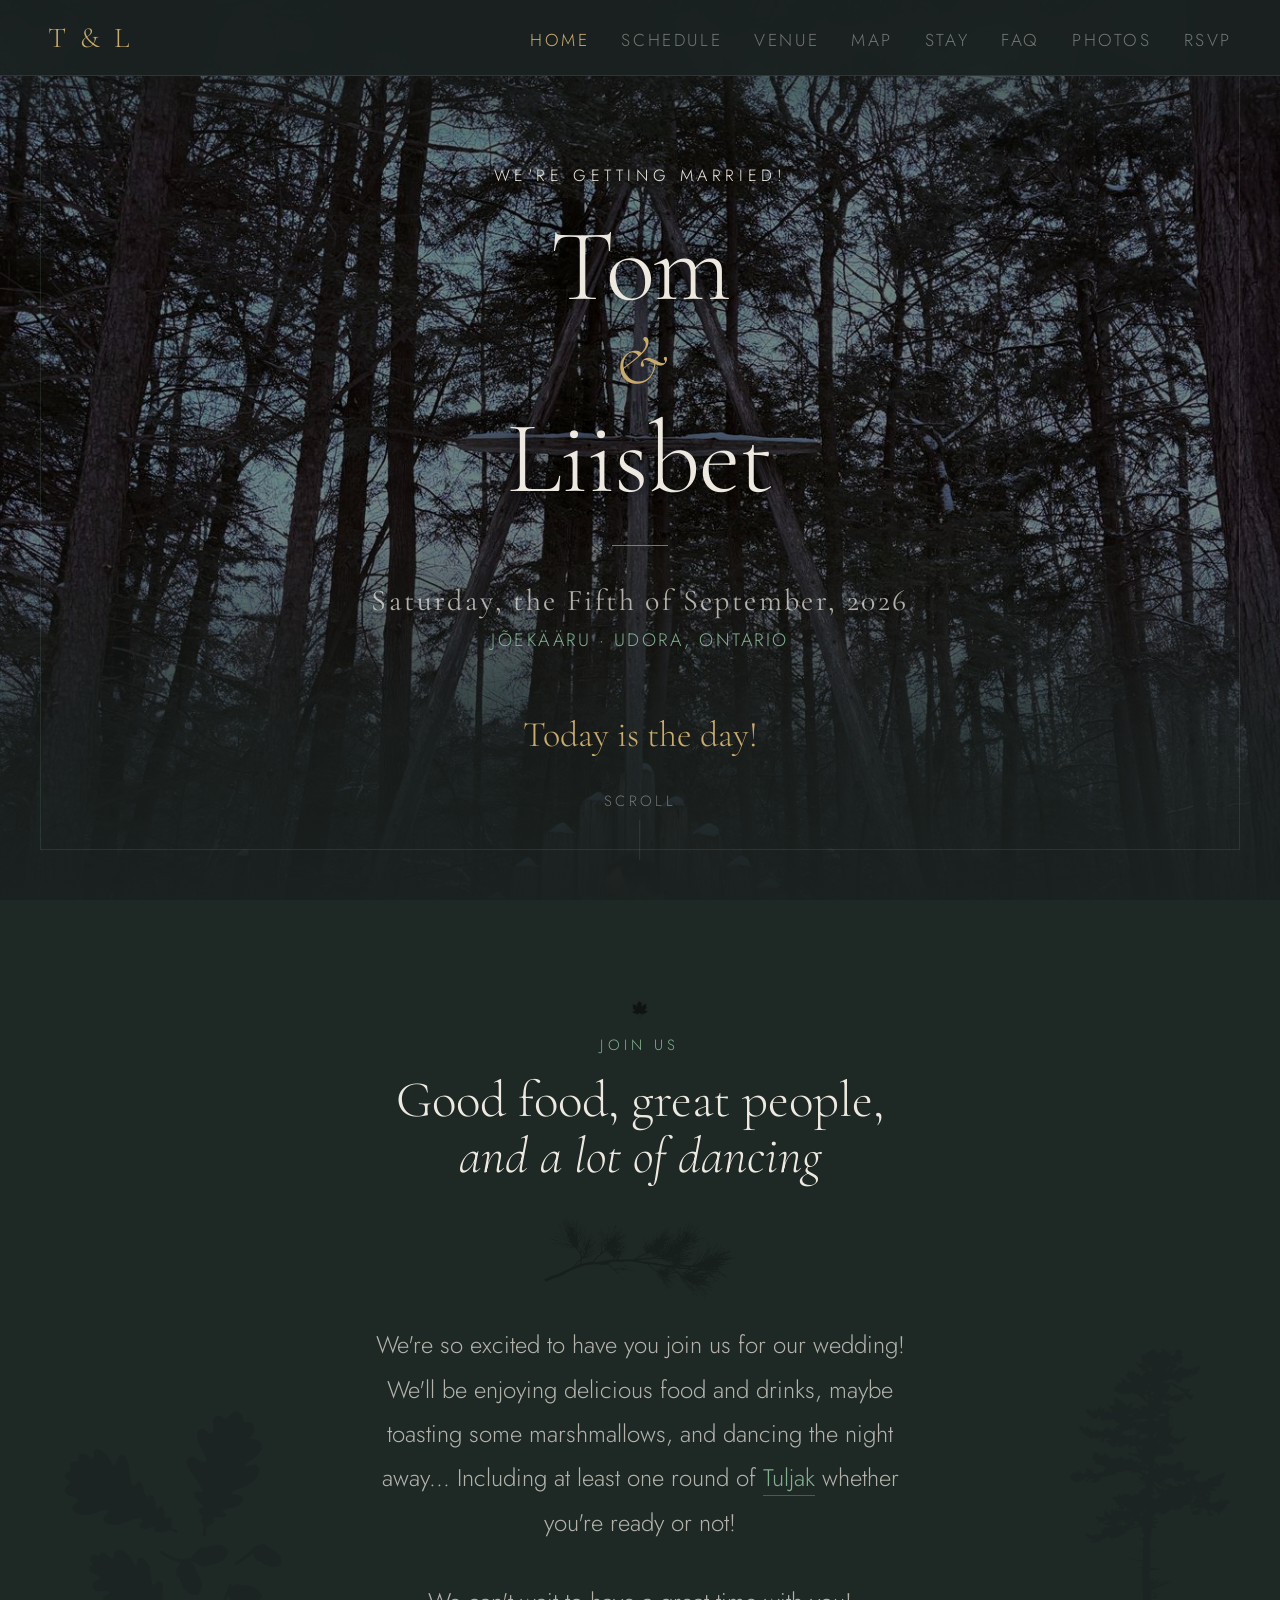
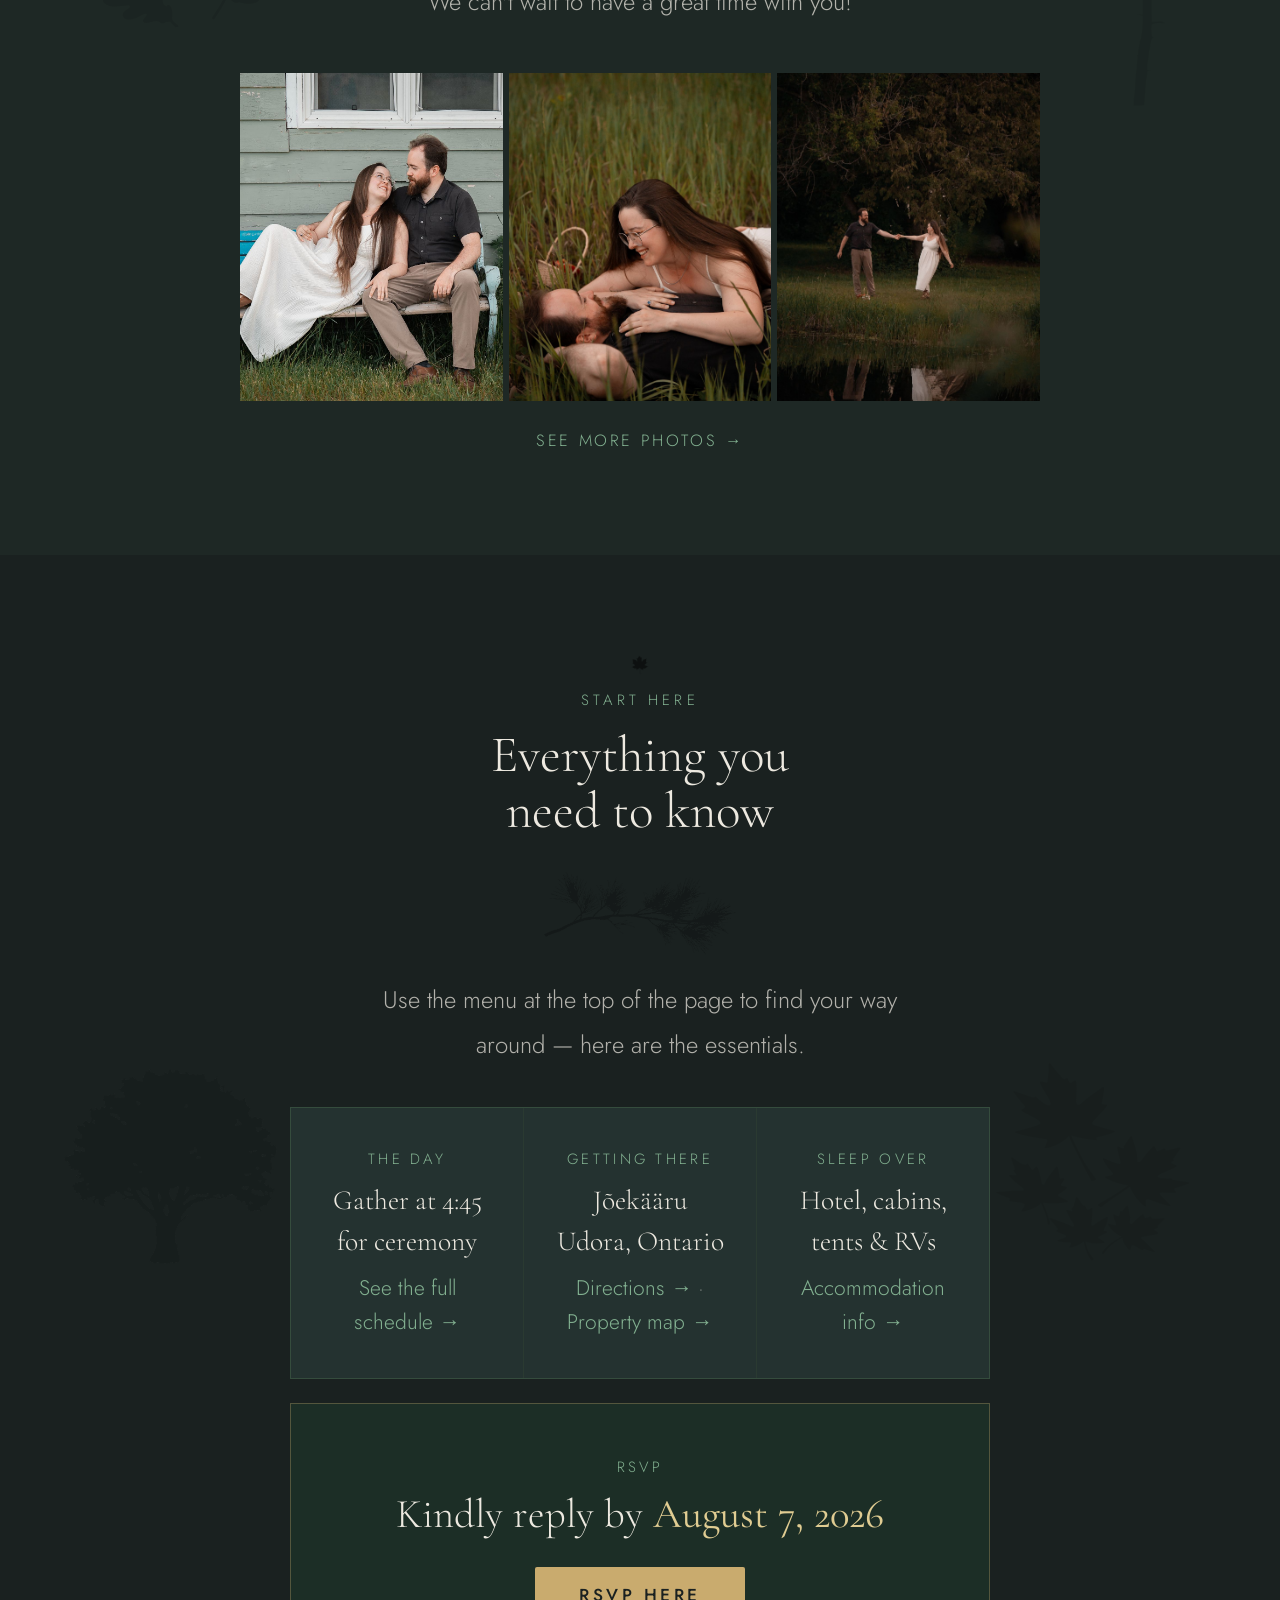
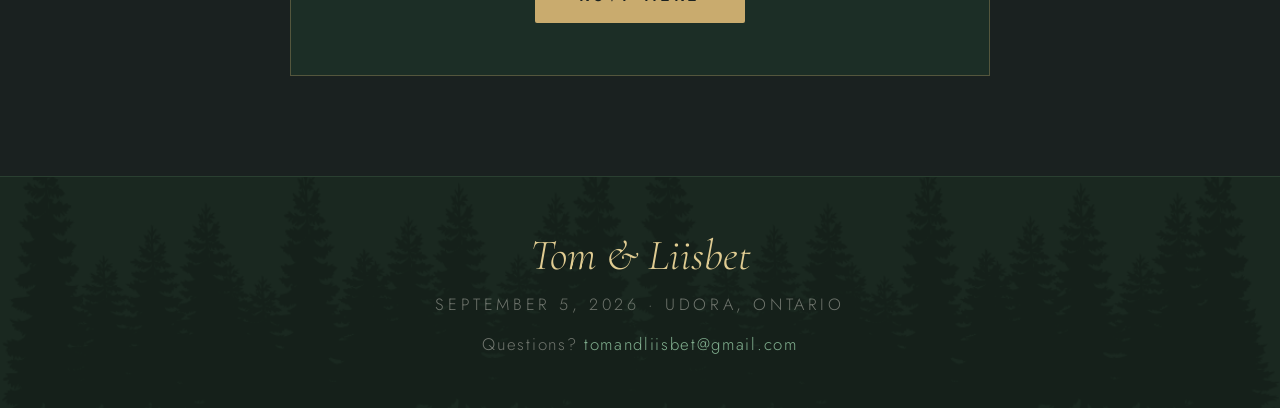
<file: index.html>
<!DOCTYPE html>
<html lang="en">
<head>
<meta charset="UTF-8"/>
<meta name="viewport" content="width=device-width, initial-scale=1.0"/>
<title>Tom & Liisbet — September 5, 2026</title>
<link href="https://fonts.googleapis.com/css2?family=Cormorant+Garamond:ital,wght@0,300;0,400;0,600;1,300;1,400&family=Jost:wght@300;400;500&display=swap" rel="stylesheet"/>
<link rel="stylesheet" href="styles.css?v=3"/>
</head>
<body>

<!-- NAV -->
<nav>
  <a href="index.html" class="nav-brand">T &amp; L</a>
  <button class="nav-toggle" aria-label="Menu" aria-expanded="false">&#9776;</button>
  <ul class="nav-links">
    <li><a href="index.html" class="active">Home</a></li>
    <li><a href="schedule.html">Schedule</a></li>
    <li><a href="venue.html">Venue</a></li>
    <li><a href="map.html">Map</a></li>
    <li><a href="stay.html">Stay</a></li>
    <li><a href="faq.html">FAQ</a></li>
    <li><a href="gallery.html">Photos</a></li>
    <li><a href="rsvp.html">RSVP</a></li>
  </ul>
</nav>

<!-- HERO -->
<section id="hero" class="hero">
  <!-- Kiss Altar photo — centrepiece background -->
  <img
    src="Images/Photos/Web/Kiss Altar.jpg"
    class="hero-bg"
    alt=""
    aria-hidden="true"
  />
  <p class="hero-eyebrow">We're Getting Married!</p>
  <h1 class="hero-names">
    Tom
    <span class="amp">&amp;</span>
    Liisbet
  </h1>
  <div class="hero-divider"></div>
  <p class="hero-date">Saturday, the Fifth of September, 2026</p>
  <p class="hero-venue">Jõekääru · Udora, Ontario</p>
  <div class="countdown" id="countdown">
    <div class="count-unit">
      <span class="count-number" id="cd-days">—</span>
      <span class="count-label">Days</span>
    </div>
    <span class="count-sep">·</span>
    <div class="count-unit">
      <span class="count-number" id="cd-hours">—</span>
      <span class="count-label">Hours</span>
    </div>
    <span class="count-sep">·</span>
    <div class="count-unit">
      <span class="count-number" id="cd-mins">—</span>
      <span class="count-label">Minutes</span>
    </div>
    <span class="count-sep">·</span>
    <div class="count-unit">
      <span class="count-number" id="cd-secs">—</span>
      <span class="count-label">Seconds</span>
    </div>
  </div>
  <div class="scroll-cue">Scroll</div>
</section>

<!-- INTRO / VIBE -->
<section id="story" class="bg-mid">
  <img src="Images/Elements/oak leaves.png" class="oak-leaf oak-leaf--left" alt="" aria-hidden="true"/>
  <img src="Images/Elements/pine-tree-silhouette.png" class="margin-tree margin-tree--right margin-tree--pine" alt="" aria-hidden="true"/>
  <div class="section-inner">
    <img src="Images/Elements/maple leaf.png" class="leaf-ornament" alt="" aria-hidden="true"/>
    <p class="section-tag">Join Us</p>
    <h2 class="section-heading">Good food, great people,<br><em>and a lot of dancing</em></h2>
    <img src="Images/Elements/pine needle branch.png" class="branch-divider" alt="" aria-hidden="true"/>
    <p class="section-body">
      We're so excited to have you join us for our wedding! We'll be enjoying delicious food
      and drinks, maybe toasting some marshmallows, and dancing the night away... Including at
      least one round of <a href="https://www.youtube.com/watch?v=HIoYTtk4O7E" target="_blank"
      style="color:var(--leaf);text-decoration:none;border-bottom:1px solid rgba(130,176,144,0.4)">Tuljak</a>
      whether you're ready or not!
    </p>
    <br>
    <p class="section-body">
      We can't wait to have a great time with you!
    </p>
    <div class="photo-strip">
      <img src="Images/Photos/Engagement Photos/Web/Tom+Liisbet_Engagement-106.jpg" alt="Tom and Liisbet on a bench"/>
      <img src="Images/Photos/Engagement Photos/Web/Tom+Liisbet_Engagement-159.jpg" alt="Tom and Liisbet in the grass"/>
      <img src="Images/Photos/Engagement Photos/Web/Tom+Liisbet_Engagement-202.jpg" alt="Tom and Liisbet dancing by the pond"/>
    </div>
    <a href="gallery.html" class="more-link">See more photos &rarr;</a>
  </div>
</section>

<!-- QUICK LINKS -->
<section>
  <img src="Images/Elements/Maple leaves.png" class="oak-leaf oak-leaf--right" alt="" aria-hidden="true"/>
  <img src="Images/Elements/Maple Tree Sillouette.png" class="margin-tree margin-tree--left margin-tree--maple" alt="" aria-hidden="true"/>
  <div class="section-inner">
    <img src="Images/Elements/maple leaf.png" class="leaf-ornament" alt="" aria-hidden="true"/>
    <p class="section-tag">Start Here</p>
    <h2 class="section-heading">Everything you<br>need to know</h2>
    <img src="Images/Elements/pine needle branch.png" class="branch-divider" alt="" aria-hidden="true"/>
    <p class="section-body">
      Use the menu at the top of the page to find your way around —
      here are the essentials.
    </p>
    <div class="details-grid" style="margin-top:40px">
      <div class="detail-card">
        <p class="detail-title">The Day</p>
        <p class="detail-text">Gather at 4:45 for ceremony</p>
        <p class="detail-desc"><a href="schedule.html">See the full schedule &rarr;</a></p>
      </div>
      <div class="detail-card">
        <p class="detail-title">Getting There</p>
        <p class="detail-text">Jõekääru<br>Udora, Ontario</p>
        <p class="detail-desc"><a href="venue.html">Directions &rarr;</a> · <a href="map.html">Property map &rarr;</a></p>
      </div>
      <div class="detail-card">
        <p class="detail-title">Sleep Over</p>
        <p class="detail-text">Hotel, cabins,<br>tents &amp; RVs</p>
        <p class="detail-desc"><a href="stay.html">Accommodation info &rarr;</a></p>
      </div>
    </div>
    <div class="rsvp-banner">
      <p class="detail-title">RSVP</p>
      <p class="rsvp-banner-text">Kindly reply by <strong>August 7, 2026</strong></p>
      <a href="rsvp.html" class="rsvp-btn">RSVP here</a>
    </div>
  </div>
</section>

<!-- FOOTER -->
<footer>
  <img
    src="Images/Elements/pine-tree-forest-silhouette-16-705244249.png"
    class="footer-treeline"
    alt=""
    aria-hidden="true"
  />
  <p class="footer-names">Tom & Liisbet</p>
  <p class="footer-date">September 5, 2026 · Udora, Ontario</p>
  <p class="footer-contact">Questions? <a href="mailto:tomandliisbet@gmail.com">tomandliisbet@gmail.com</a></p>
</footer>

<script src="site.js?v=3"></script>
</body>
</html>
</file>
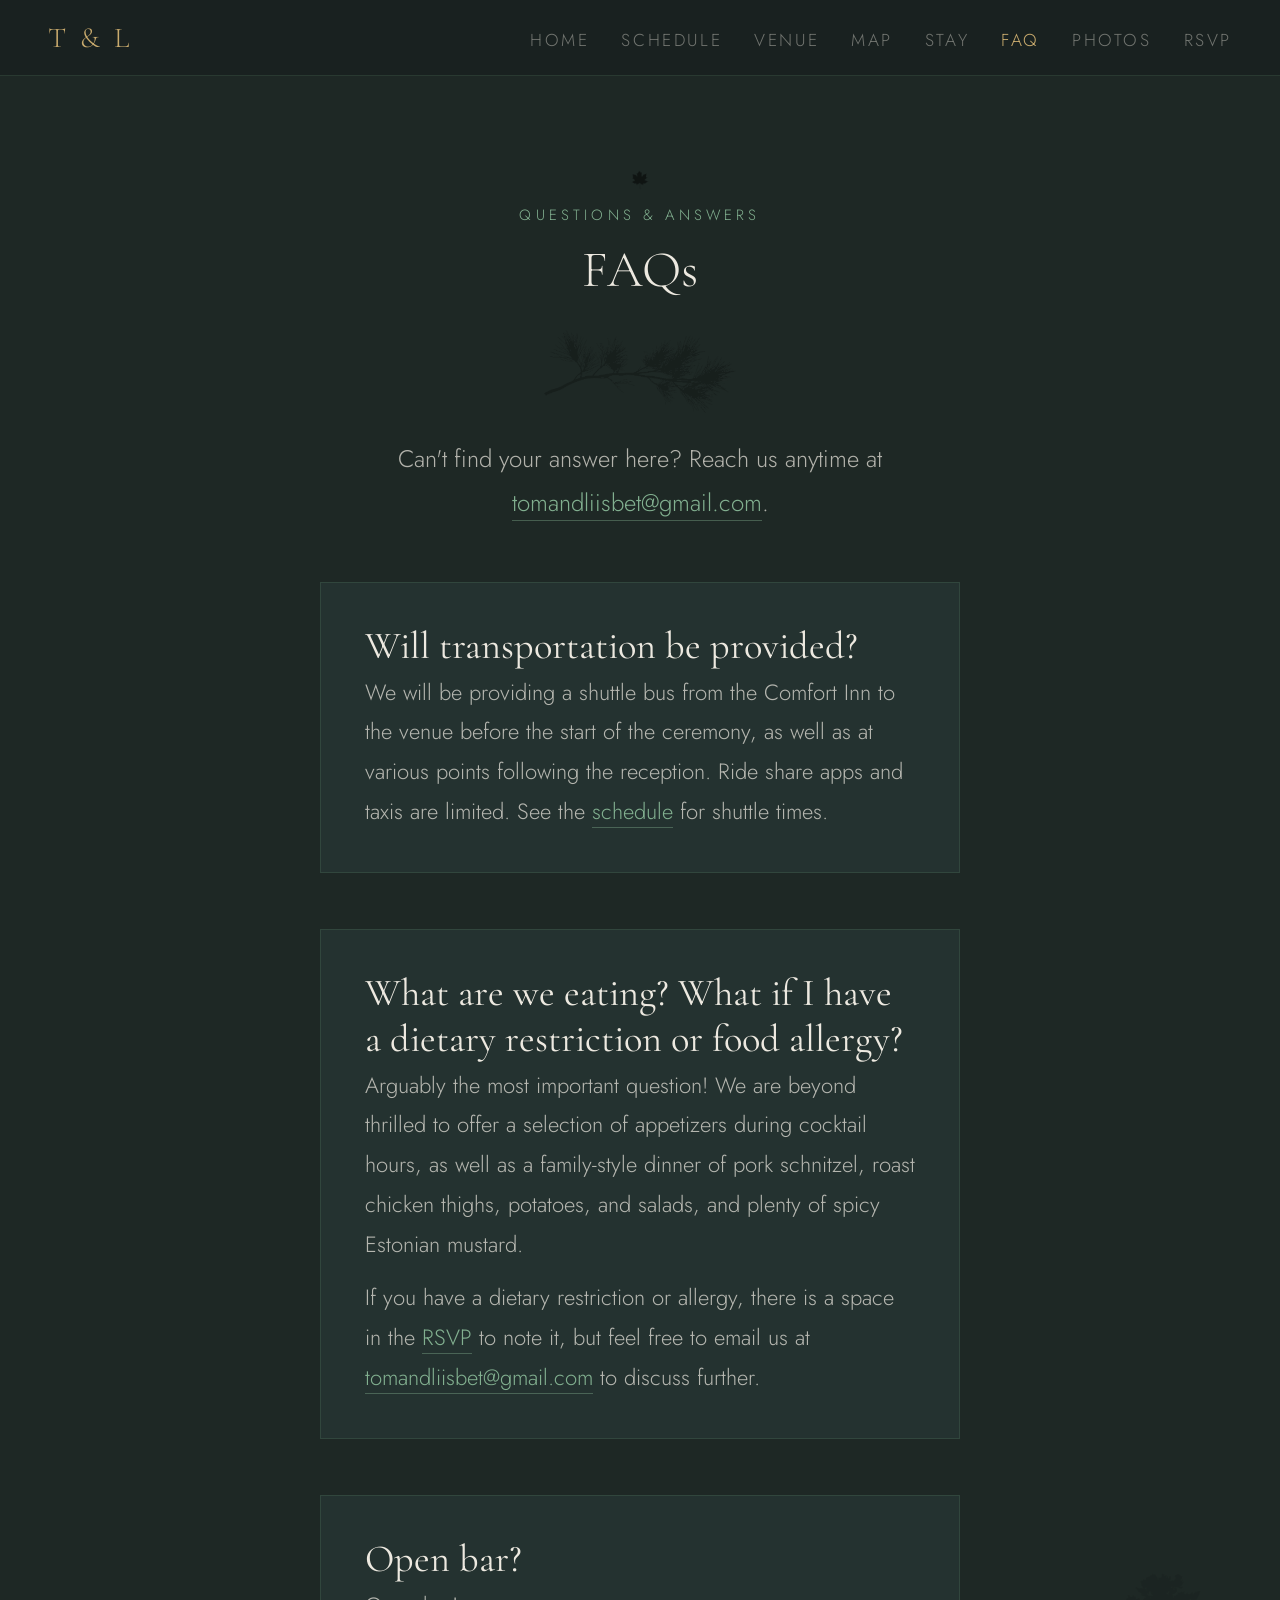
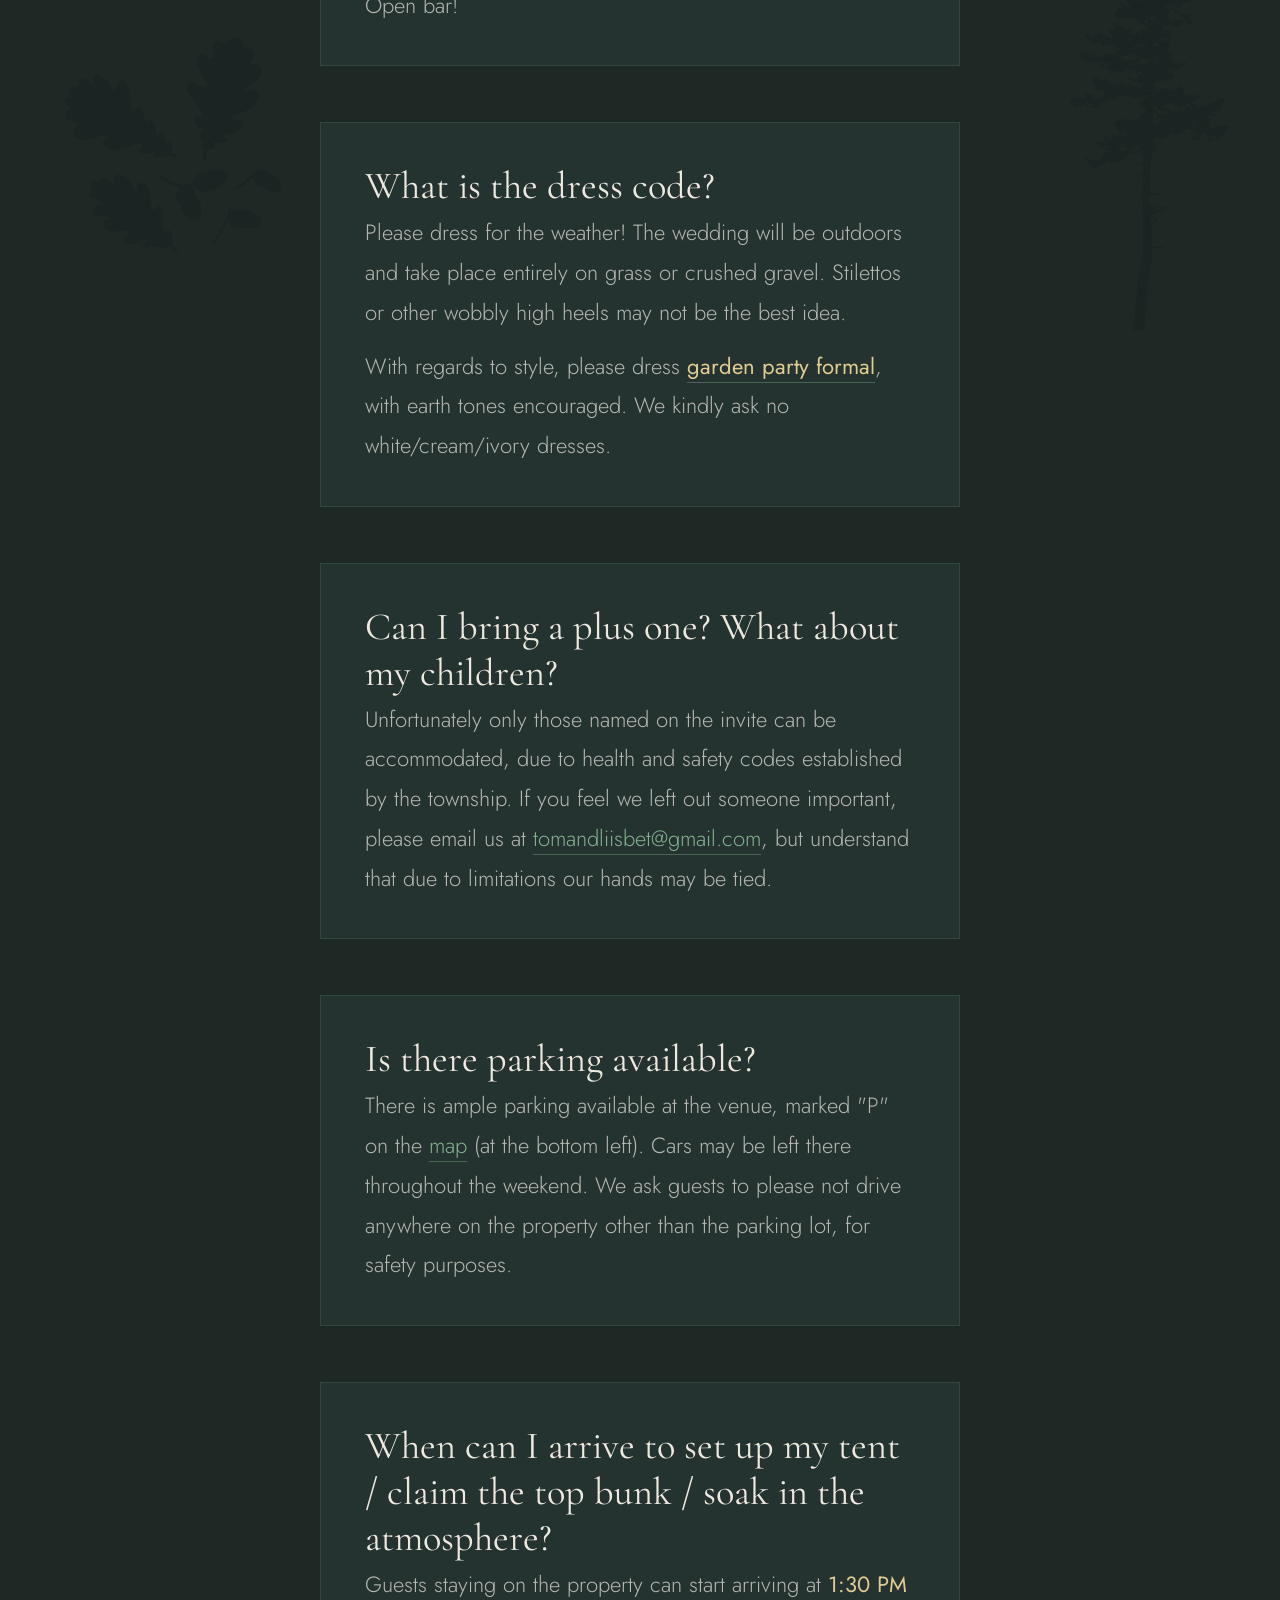
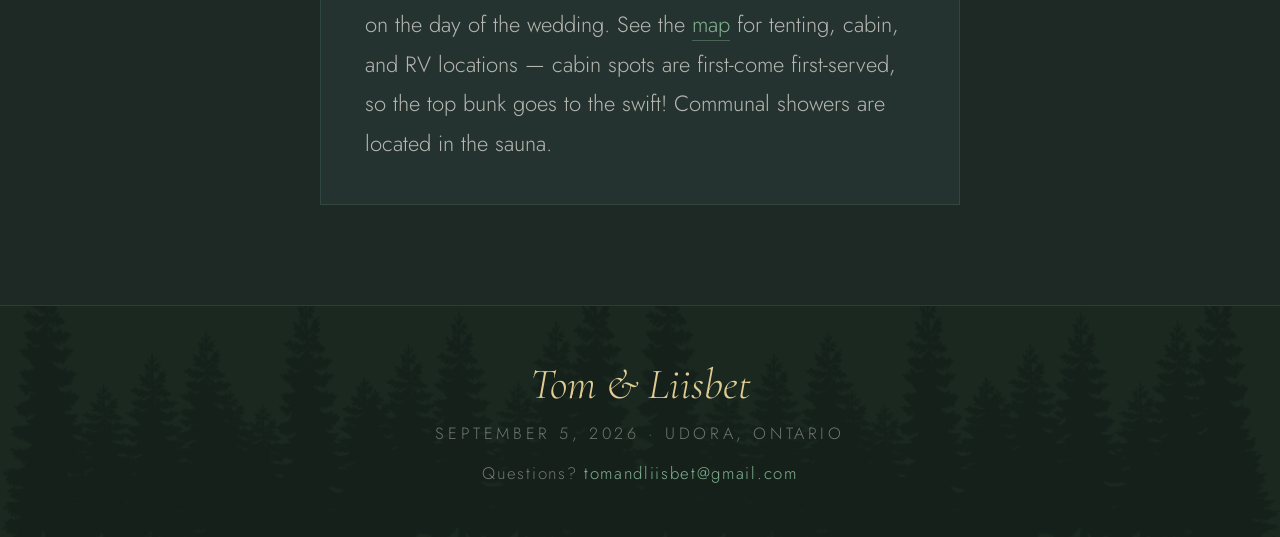
<file: faq.html>
<!DOCTYPE html>
<html lang="en">
<head>
<meta charset="UTF-8"/>
<meta name="viewport" content="width=device-width, initial-scale=1.0"/>
<title>FAQ — Tom & Liisbet</title>
<link href="https://fonts.googleapis.com/css2?family=Cormorant+Garamond:ital,wght@0,300;0,400;0,600;1,300;1,400&family=Jost:wght@300;400;500&display=swap" rel="stylesheet"/>
<link rel="stylesheet" href="styles.css?v=3"/>
</head>
<body>

<!-- NAV -->
<nav>
  <a href="index.html" class="nav-brand">T &amp; L</a>
  <button class="nav-toggle" aria-label="Menu" aria-expanded="false">&#9776;</button>
  <ul class="nav-links">
    <li><a href="index.html">Home</a></li>
    <li><a href="schedule.html">Schedule</a></li>
    <li><a href="venue.html">Venue</a></li>
    <li><a href="map.html">Map</a></li>
    <li><a href="stay.html">Stay</a></li>
    <li><a href="faq.html" class="active">FAQ</a></li>
    <li><a href="gallery.html">Photos</a></li>
    <li><a href="rsvp.html">RSVP</a></li>
  </ul>
</nav>

<!-- FAQ -->
<section class="page-first bg-mid">
  <img src="Images/Elements/oak leaves.png" class="oak-leaf oak-leaf--left" alt="" aria-hidden="true"/>
  <img src="Images/Elements/pine-tree-silhouette.png" class="margin-tree margin-tree--right margin-tree--pine" alt="" aria-hidden="true"/>
  <div class="section-inner">
    <img src="Images/Elements/maple leaf.png" class="leaf-ornament" alt="" aria-hidden="true"/>
    <p class="section-tag">Questions &amp; Answers</p>
    <h2 class="section-heading">FAQs</h2>
    <img src="Images/Elements/pine needle branch.png" class="branch-divider" alt="" aria-hidden="true"/>
    <p class="section-body">
      Can't find your answer here? Reach us anytime at
      <a href="mailto:tomandliisbet@gmail.com" style="color:var(--leaf);text-decoration:none;border-bottom:1px solid rgba(130,176,144,0.4)">tomandliisbet@gmail.com</a>.
    </p>

    <div class="stay-block">
      <h3>Will transportation be provided?</h3>
      <p>
        We will be providing a shuttle bus from the Comfort Inn to the venue before the
        start of the ceremony, as well as at various points following the reception.
        Ride share apps and taxis are limited. See the
        <a href="schedule.html">schedule</a> for shuttle times.
      </p>
    </div>

    <div class="stay-block">
      <h3>What are we eating? What if I have a dietary restriction or food allergy?</h3>
      <p>
        Arguably the most important question! We are beyond thrilled to offer a selection
        of appetizers during cocktail hours, as well as a family-style dinner of pork
        schnitzel, roast chicken thighs, potatoes, and salads, and plenty of spicy Estonian
        mustard.
      </p>
      <p>
        If you have a dietary restriction or allergy, there is a space in the
        <a href="rsvp.html">RSVP</a> to note it, but feel free to email us at
        <a href="mailto:tomandliisbet@gmail.com">tomandliisbet@gmail.com</a> to discuss further.
      </p>
    </div>

    <div class="stay-block">
      <h3>Open bar?</h3>
      <p>Open bar!</p>
    </div>

    <div class="stay-block">
      <h3>What is the dress code?</h3>
      <p>
        Please dress for the weather! The wedding will be outdoors and take place entirely
        on grass or crushed gravel. Stilettos or other wobbly high heels may not be the
        best idea.
      </p>
      <p>
        With regards to style, please dress
        <a href="https://www.bjonesphotos.com/blog/wedding-guest-dress-code-explained-because-wtf-is-garden-party-formal-bmw2w" target="_blank"><strong>garden party formal</strong></a>,
        with earth tones encouraged. We kindly ask no white/cream/ivory dresses.
      </p>
    </div>

    <div class="stay-block">
      <h3>Can I bring a plus one? What about my children?</h3>
      <p>
        Unfortunately only those named on the invite can be accommodated, due to health and
        safety codes established by the township. If you feel we left out someone important,
        please email us at <a href="mailto:tomandliisbet@gmail.com">tomandliisbet@gmail.com</a>,
        but understand that due to limitations our hands may be tied.
      </p>
    </div>

    <div class="stay-block">
      <h3>Is there parking available?</h3>
      <p>
        There is ample parking available at the venue, marked "P" on the
        <a href="map.html">map</a> (at the bottom left). Cars may be left there throughout
        the weekend. We ask guests to please not drive anywhere on the property other than
        the parking lot, for safety purposes.
      </p>
    </div>

    <div class="stay-block">
      <h3>When can I arrive to set up my tent / claim the top bunk / soak in the atmosphere?</h3>
      <p>
        Guests staying on the property can start arriving at <strong>1:30 PM</strong> on the
        day of the wedding. See the <a href="map.html">map</a> for tenting, cabin, and RV
        locations — cabin spots are first-come first-served, so the top bunk goes to the
        swift! Communal showers are located in the sauna.
      </p>
    </div>
  </div>
</section>

<!-- FOOTER -->
<footer>
  <img
    src="Images/Elements/pine-tree-forest-silhouette-16-705244249.png"
    class="footer-treeline"
    alt=""
    aria-hidden="true"
  />
  <p class="footer-names">Tom & Liisbet</p>
  <p class="footer-date">September 5, 2026 · Udora, Ontario</p>
  <p class="footer-contact">Questions? <a href="mailto:tomandliisbet@gmail.com">tomandliisbet@gmail.com</a></p>
</footer>

<script src="site.js?v=3"></script>
</body>
</html>
</file>
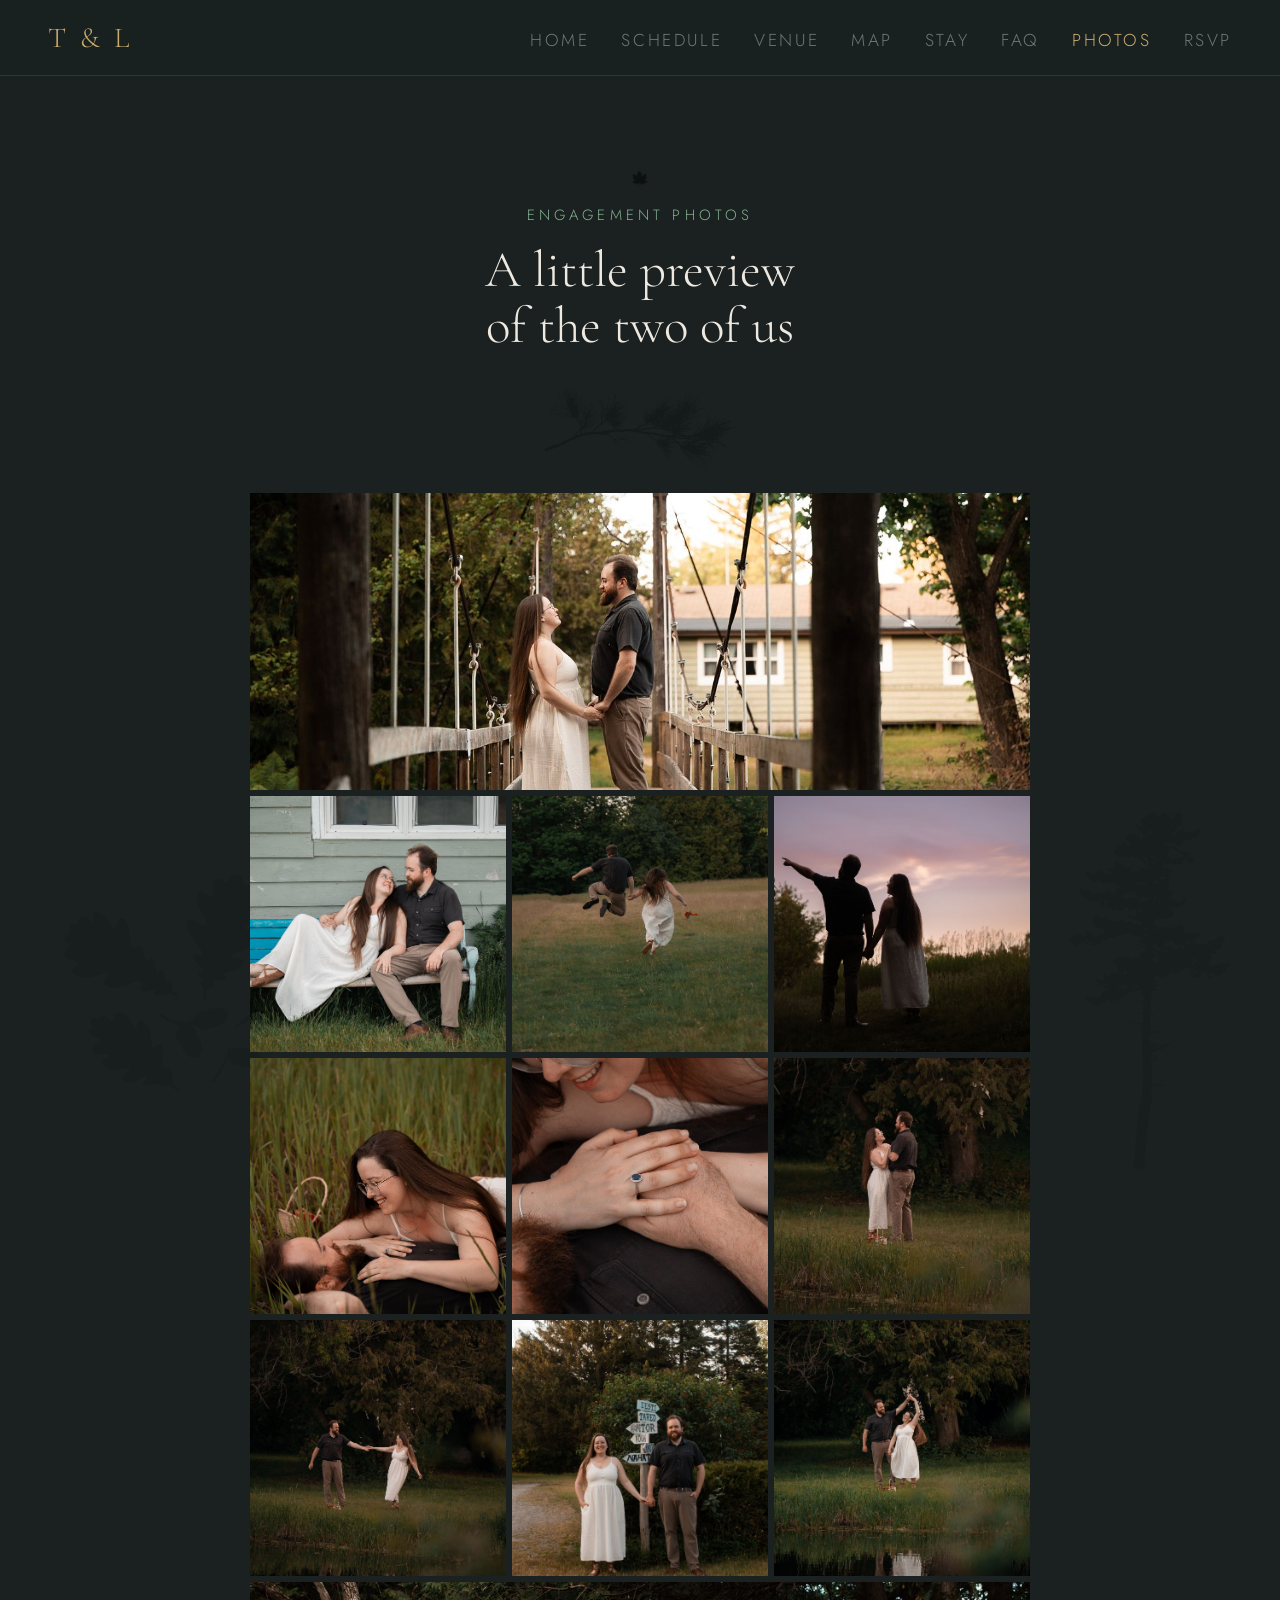
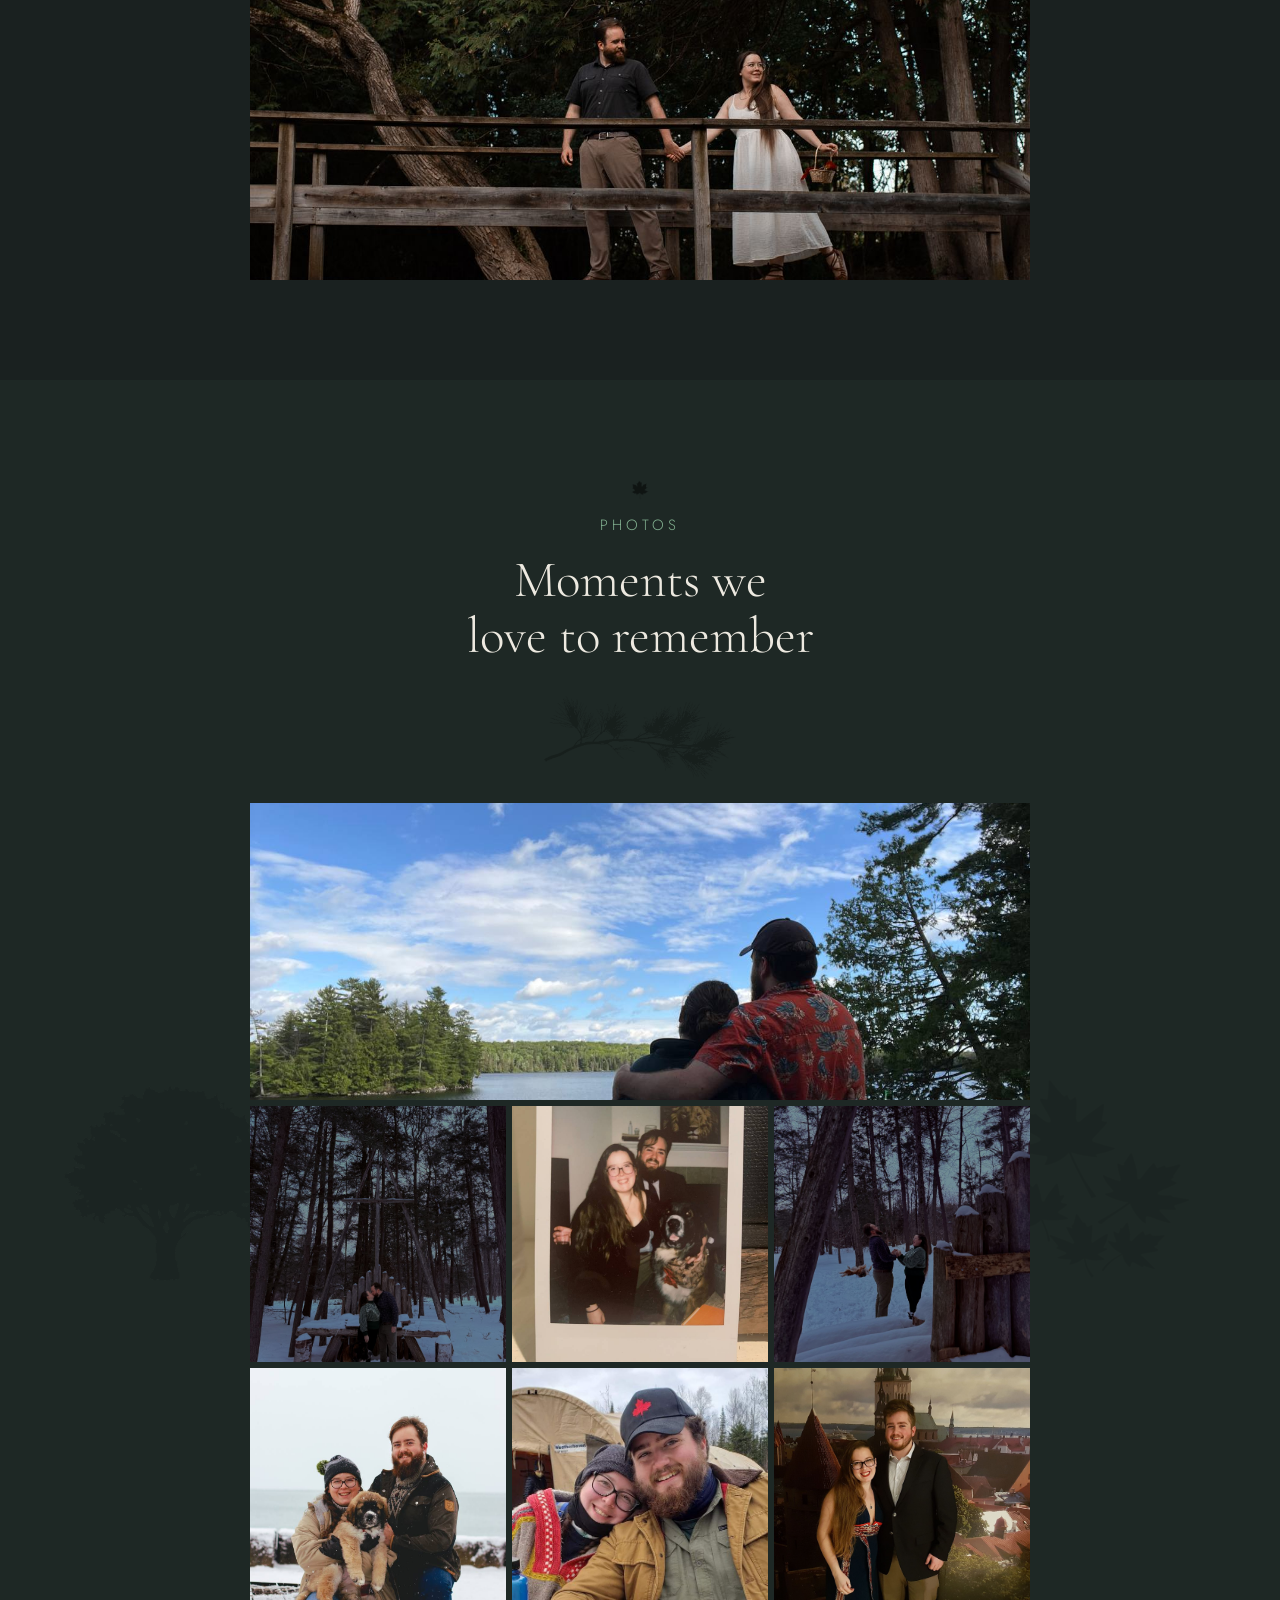
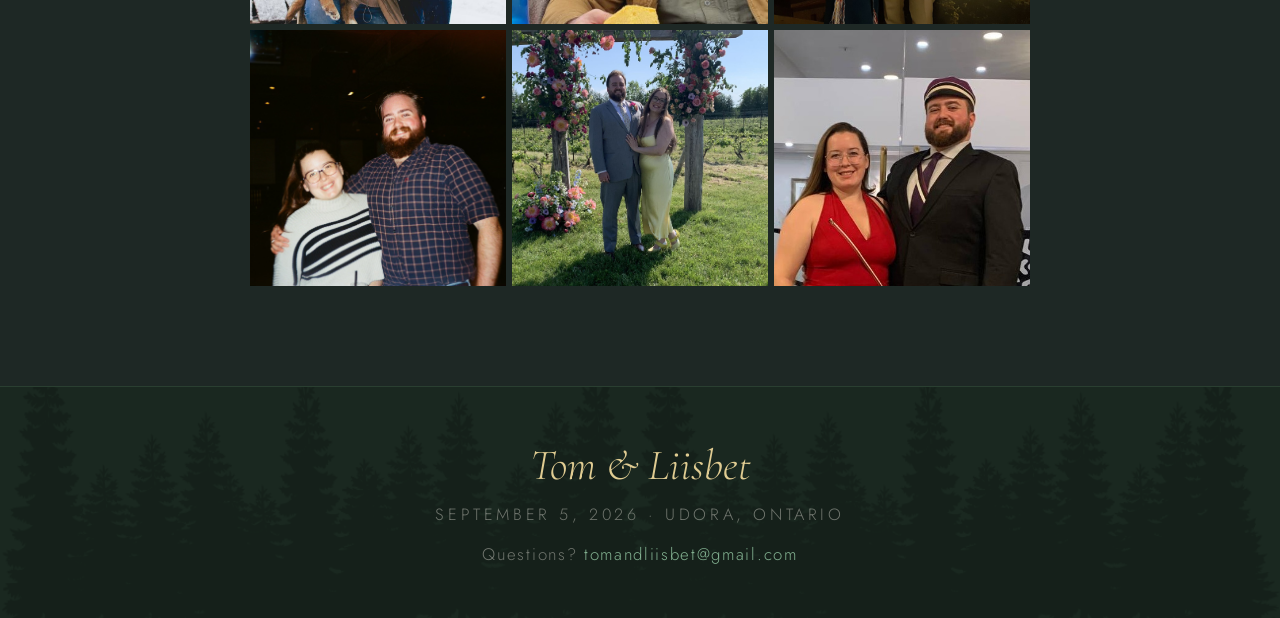
<file: gallery.html>
<!DOCTYPE html>
<html lang="en">
<head>
<meta charset="UTF-8"/>
<meta name="viewport" content="width=device-width, initial-scale=1.0"/>
<title>Photos — Tom & Liisbet</title>
<link href="https://fonts.googleapis.com/css2?family=Cormorant+Garamond:ital,wght@0,300;0,400;0,600;1,300;1,400&family=Jost:wght@300;400;500&display=swap" rel="stylesheet"/>
<link rel="stylesheet" href="styles.css?v=3"/>
</head>
<body>

<!-- NAV -->
<nav>
  <a href="index.html" class="nav-brand">T &amp; L</a>
  <button class="nav-toggle" aria-label="Menu" aria-expanded="false">&#9776;</button>
  <ul class="nav-links">
    <li><a href="index.html">Home</a></li>
    <li><a href="schedule.html">Schedule</a></li>
    <li><a href="venue.html">Venue</a></li>
    <li><a href="map.html">Map</a></li>
    <li><a href="stay.html">Stay</a></li>
    <li><a href="faq.html">FAQ</a></li>
    <li><a href="gallery.html" class="active">Photos</a></li>
    <li><a href="rsvp.html">RSVP</a></li>
  </ul>
</nav>

<!-- ENGAGEMENT PHOTOS -->
<section class="page-first">
  <img src="Images/Elements/oak leaves.png" class="oak-leaf oak-leaf--left" alt="" aria-hidden="true"/>
  <img src="Images/Elements/pine-tree-silhouette.png" class="margin-tree margin-tree--right margin-tree--pine" alt="" aria-hidden="true"/>
  <div class="section-inner">
    <img src="Images/Elements/maple leaf.png" class="leaf-ornament" alt="" aria-hidden="true"/>
    <p class="section-tag">Engagement Photos</p>
    <h2 class="section-heading">A little preview<br>of the two of us</h2>
    <img src="Images/Elements/pine needle branch.png" class="branch-divider" alt="" aria-hidden="true"/>
    <div class="gallery-grid">
      <img class="gallery-featured" src="Images/Photos/Engagement Photos/Web/Tom+Liisbet_Engagement-23.jpg" alt=""/>
      <img src="Images/Photos/Engagement Photos/Web/Tom+Liisbet_Engagement-106.jpg" alt=""/>
      <img src="Images/Photos/Engagement Photos/Web/Tom+Liisbet_Engagement-135.jpg" alt=""/>
      <img src="Images/Photos/Engagement Photos/Web/Tom+Liisbet_Engagement-151.jpg" alt=""/>
      <img src="Images/Photos/Engagement Photos/Web/Tom+Liisbet_Engagement-159.jpg" alt=""/>
      <img src="Images/Photos/Engagement Photos/Web/Tom+Liisbet_Engagement-172.jpg" alt=""/>
      <img src="Images/Photos/Engagement Photos/Web/Tom+Liisbet_Engagement-189.jpg" alt=""/>
      <img src="Images/Photos/Engagement Photos/Web/Tom+Liisbet_Engagement-202.jpg" alt=""/>
      <img src="Images/Photos/Engagement Photos/Web/Tom+Liisbet_Engagement-208.jpg" alt=""/>
      <img src="Images/Photos/Engagement Photos/Web/Tom+Liisbet_Engagement-210.jpg" alt=""/>
      <img class="gallery-featured" src="Images/Photos/Engagement Photos/Web/Tom+Liisbet_Engagement-264.jpg" alt="" style="object-position:center 58%"/>
    </div>
  </div>
</section>

<!-- MEMORIES -->
<section class="bg-mid">
  <img src="Images/Elements/Maple leaves.png" class="oak-leaf oak-leaf--right" alt="" aria-hidden="true"/>
  <img src="Images/Elements/Maple Tree Sillouette.png" class="margin-tree margin-tree--left margin-tree--maple" alt="" aria-hidden="true"/>
  <div class="section-inner">
    <img src="Images/Elements/maple leaf.png" class="leaf-ornament" alt="" aria-hidden="true"/>
    <p class="section-tag">Photos</p>
    <h2 class="section-heading">Moments we<br>love to remember</h2>
    <img src="Images/Elements/pine needle branch.png" class="branch-divider" alt="" aria-hidden="true"/>
    <div class="gallery-grid">
      <img class="gallery-featured" src="Images/Photos/Kamp.jpg" alt=""/>
      <img src="Images/Photos/Web/Kiss Altar.jpg"      alt=""/>
      <img src="Images/Photos/polaroid.jpg"        alt=""/>
      <img src="Images/Photos/Web/Moki Roll.jpg"       alt=""/>
      <img src="Images/Photos/Baby Moki.jpg"       alt=""/>
      <img src="Images/Photos/Cornbread.jpg"       alt=""/>
      <img src="Images/Photos/Web/20180224_234718.jpg" alt=""/>
      <img src="Images/Photos/IMG_6804.jpg"        alt=""/>
      <img src="Images/Photos/Web/IMG_8042.jpg"        alt=""/>
      <img src="Images/Photos/Untitled.jpg"        alt=""/>
    </div>
  </div>
</section>

<!-- FOOTER -->
<footer>
  <img
    src="Images/Elements/pine-tree-forest-silhouette-16-705244249.png"
    class="footer-treeline"
    alt=""
    aria-hidden="true"
  />
  <p class="footer-names">Tom & Liisbet</p>
  <p class="footer-date">September 5, 2026 · Udora, Ontario</p>
  <p class="footer-contact">Questions? <a href="mailto:tomandliisbet@gmail.com">tomandliisbet@gmail.com</a></p>
</footer>

<script src="site.js?v=3"></script>
</body>
</html>
</file>
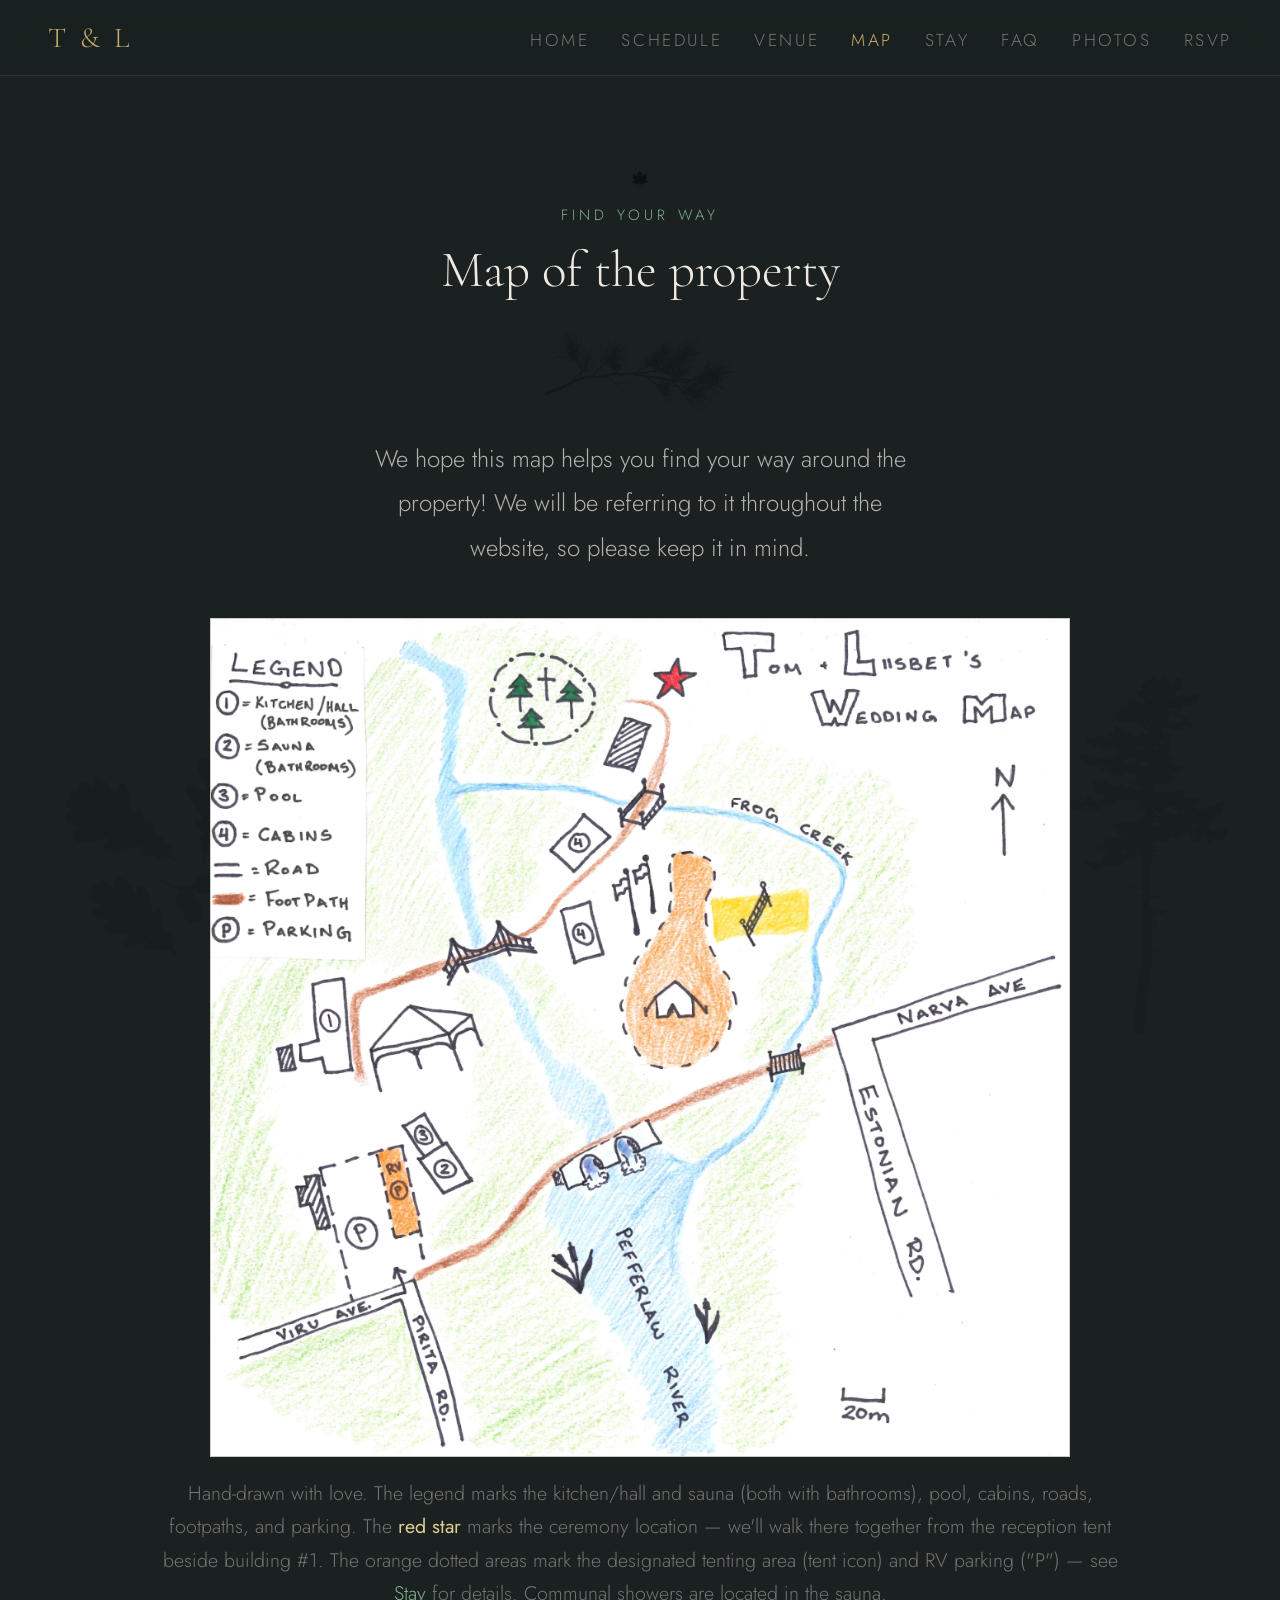
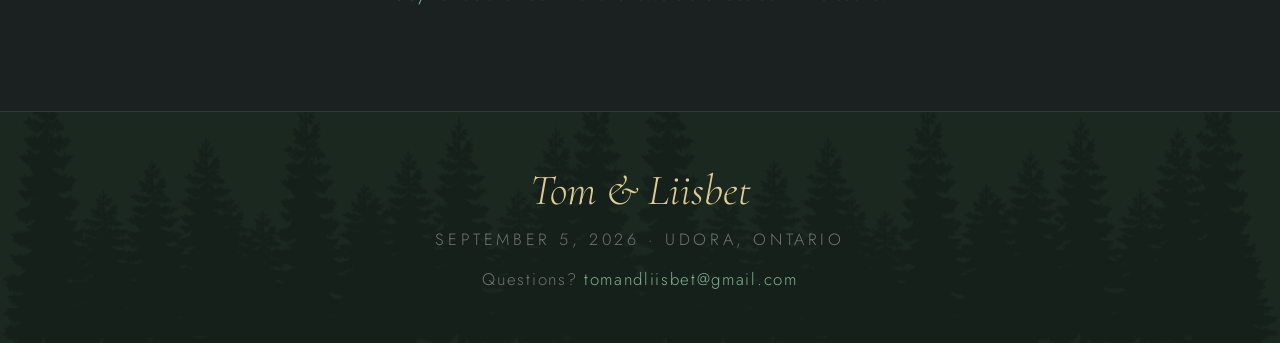
<file: map.html>
<!DOCTYPE html>
<html lang="en">
<head>
<meta charset="UTF-8"/>
<meta name="viewport" content="width=device-width, initial-scale=1.0"/>
<title>Property Map — Tom & Liisbet</title>
<link href="https://fonts.googleapis.com/css2?family=Cormorant+Garamond:ital,wght@0,300;0,400;0,600;1,300;1,400&family=Jost:wght@300;400;500&display=swap" rel="stylesheet"/>
<link rel="stylesheet" href="styles.css?v=3"/>
</head>
<body>

<!-- NAV -->
<nav>
  <a href="index.html" class="nav-brand">T &amp; L</a>
  <button class="nav-toggle" aria-label="Menu" aria-expanded="false">&#9776;</button>
  <ul class="nav-links">
    <li><a href="index.html">Home</a></li>
    <li><a href="schedule.html">Schedule</a></li>
    <li><a href="venue.html">Venue</a></li>
    <li><a href="map.html" class="active">Map</a></li>
    <li><a href="stay.html">Stay</a></li>
    <li><a href="faq.html">FAQ</a></li>
    <li><a href="gallery.html">Photos</a></li>
    <li><a href="rsvp.html">RSVP</a></li>
  </ul>
</nav>

<!-- PROPERTY MAP -->
<section class="page-first">
  <img src="Images/Elements/oak leaves.png" class="oak-leaf oak-leaf--left" alt="" aria-hidden="true"/>
  <img src="Images/Elements/pine-tree-silhouette.png" class="margin-tree margin-tree--right margin-tree--pine" alt="" aria-hidden="true"/>
  <div class="section-inner" style="max-width:960px">
    <img src="Images/Elements/maple leaf.png" class="leaf-ornament" alt="" aria-hidden="true"/>
    <p class="section-tag">Find Your Way</p>
    <h2 class="section-heading">Map of the property</h2>
    <img src="Images/Elements/pine needle branch.png" class="branch-divider" alt="" aria-hidden="true"/>
    <p class="section-body">
      We hope this map helps you find your way around the property! We will be
      referring to it throughout the website, so please keep it in mind.
    </p>
    <div class="property-map">
      <img src="Images/Map/DrawnMap.png" alt="Hand-drawn map of the Jõekääru property showing roads, footpaths, the river, cabins, parking, and the tenting and RV areas"/>
    </div>
    <p class="map-caption">
      Hand-drawn with love. The legend marks the kitchen/hall and sauna (both with bathrooms),
      pool, cabins, roads, footpaths, and parking. The <strong style="color:var(--gold-light);font-weight:400">red star</strong>
      marks the ceremony location — we'll walk there together from the reception tent beside
      building #1. The orange dotted areas mark the designated tenting area (tent icon) and
      RV parking ("P") — see
      <a href="stay.html" style="color:var(--leaf);text-decoration:none">Stay</a> for details.
      Communal showers are located in the sauna.
    </p>
  </div>
</section>

<!-- FOOTER -->
<footer>
  <img
    src="Images/Elements/pine-tree-forest-silhouette-16-705244249.png"
    class="footer-treeline"
    alt=""
    aria-hidden="true"
  />
  <p class="footer-names">Tom & Liisbet</p>
  <p class="footer-date">September 5, 2026 · Udora, Ontario</p>
  <p class="footer-contact">Questions? <a href="mailto:tomandliisbet@gmail.com">tomandliisbet@gmail.com</a></p>
</footer>

<script src="site.js?v=3"></script>
</body>
</html>
</file>
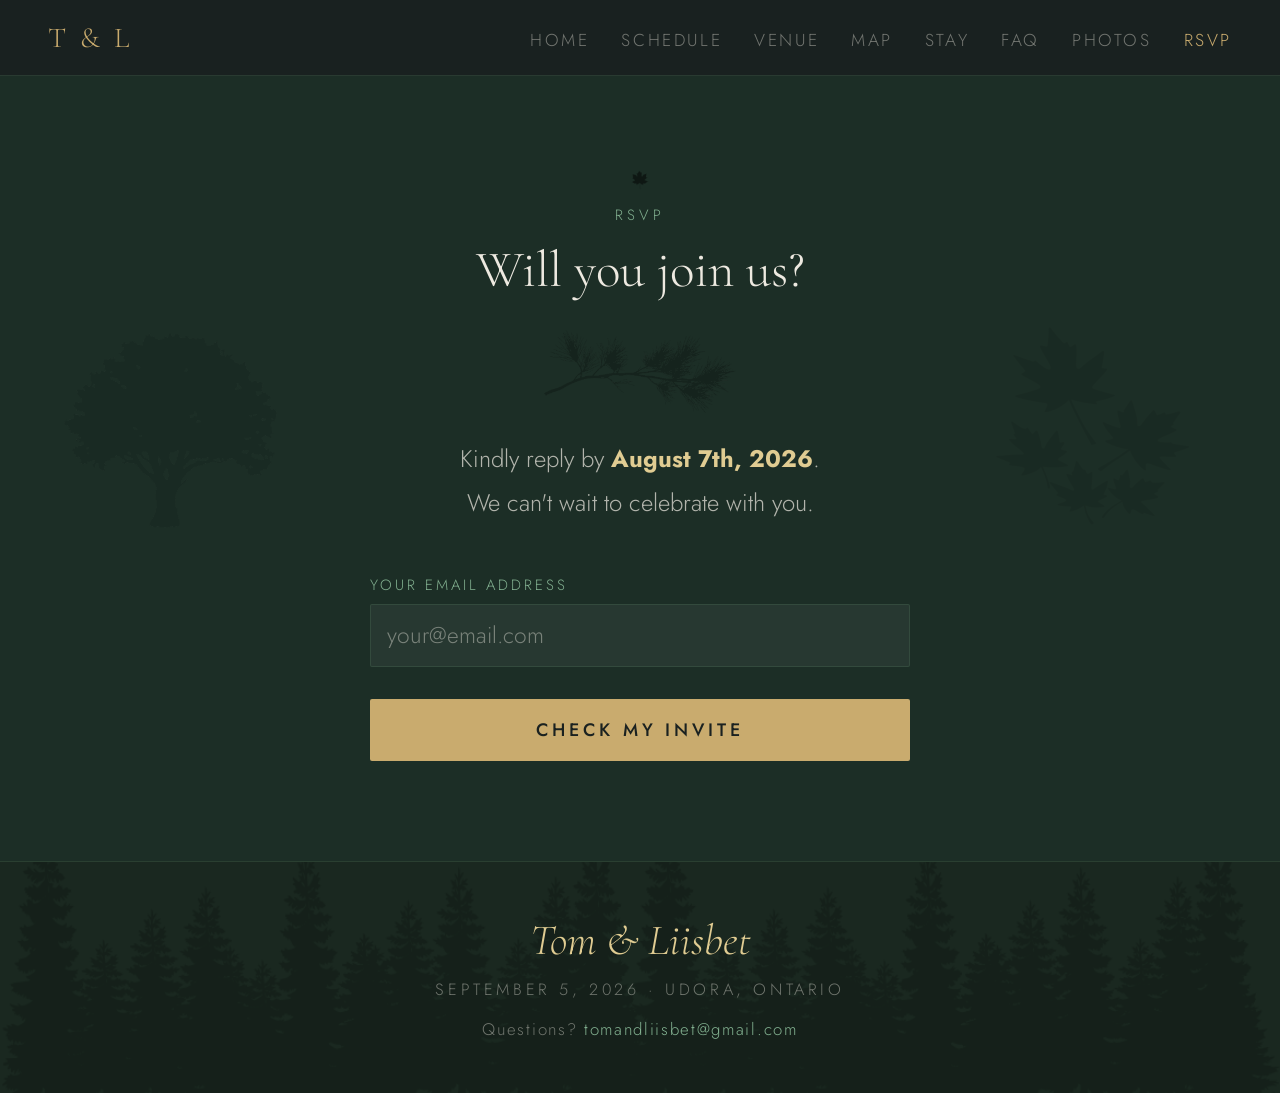
<file: rsvp.html>
<!DOCTYPE html>
<html lang="en">
<head>
<meta charset="UTF-8"/>
<meta name="viewport" content="width=device-width, initial-scale=1.0"/>
<title>RSVP — Tom & Liisbet</title>
<link href="https://fonts.googleapis.com/css2?family=Cormorant+Garamond:ital,wght@0,300;0,400;0,600;1,300;1,400&family=Jost:wght@300;400;500&display=swap" rel="stylesheet"/>
<link rel="stylesheet" href="styles.css?v=3"/>
</head>
<body>

<!-- NAV -->
<nav>
  <a href="index.html" class="nav-brand">T &amp; L</a>
  <button class="nav-toggle" aria-label="Menu" aria-expanded="false">&#9776;</button>
  <ul class="nav-links">
    <li><a href="index.html">Home</a></li>
    <li><a href="schedule.html">Schedule</a></li>
    <li><a href="venue.html">Venue</a></li>
    <li><a href="map.html">Map</a></li>
    <li><a href="stay.html">Stay</a></li>
    <li><a href="faq.html">FAQ</a></li>
    <li><a href="gallery.html">Photos</a></li>
    <li><a href="rsvp.html" class="active">RSVP</a></li>
  </ul>
</nav>

<!-- RSVP -->
<section class="page-first rsvp-bg">
  <img src="Images/Elements/Maple leaves.png" class="oak-leaf oak-leaf--right" alt="" aria-hidden="true"/>
  <img src="Images/Elements/Maple Tree Sillouette.png" class="margin-tree margin-tree--left margin-tree--maple" alt="" aria-hidden="true"/>
  <div class="section-inner">

    <!-- ── PRE-RSVP SURVEY — shown before July 5, 2026 ── -->
    <div id="survey-panel" style="display:none">
      <img src="Images/Elements/maple leaf.png" class="leaf-ornament" alt="" aria-hidden="true"/>
      <p class="section-tag">Save the Date</p>
      <h2 class="section-heading">A few quick questions</h2>
      <img src="Images/Elements/pine needle branch.png" class="branch-divider" alt="" aria-hidden="true"/>
      <p class="section-body">
        To help with our planning, we'd love if you could answer a few short questions.
        Nothing binding — just a better picture of how to coordinate your comfort as our guests!
      </p>
      <p class="section-body" style="margin-top:14px;font-size:0.82rem;color:var(--white-dim)">
        Full RSVPs open in June.
      </p>

      <form id="survey-form" class="rsvp-form" style="margin-top:40px"
        action="https://script.google.com/macros/s/AKfycbxyAY2trkEyjC4yZWXhyuJfK668TVKDH6NaBTty23KS1SUpY7tbZiFKpdoT5HwiWmPhuQ/exec"
        method="POST">
        <input type="hidden" name="form_type" value="survey"/>

        <div class="form-row">
          <label>Your Name</label>
          <input type="text" name="survey_name" placeholder="Your full name" required/>
        </div>

        <div class="form-row">
          <label>Email Address</label>
          <input type="email" name="survey_email" placeholder="your@email.com" required/>
        </div>

        <div class="form-row">
          <label>Where do you anticipate staying the night?</label>
          <select name="survey_accommodation">
            <option value="">— Select an option —</option>
            <option value="hotel-block">Hotel block</option>
            <option value="cabin">Cabins on the property</option>
            <option value="tent-rv">Tent / RV on the property</option>
            <option value="other">Other (private accommodation, other hotel, etc.)</option>
          </select>
        </div>

        <div class="form-row">
          <label>Would you be interested in a casual brunch at the venue Sunday morning?</label>
          <div class="att-row">
            <button type="button" class="att-btn" id="brunch-yes"   onclick="setBrunch('yes')">Yes!</button>
            <button type="button" class="att-btn" id="brunch-maybe" onclick="setBrunch('maybe')">Maybe</button>
            <button type="button" class="att-btn" id="brunch-no"    onclick="setBrunch('no')">No thanks</button>
          </div>
          <input type="hidden" name="survey_brunch" id="brunch-val" value=""/>
        </div>

        <div class="form-row">
          <label>Full Mailing Address</label>
          <textarea name="survey_address" placeholder="Street, City, Province / State, Postal Code" required></textarea>
        </div>

        <div class="form-row">
          <label>Do you have any mobility concerns we should follow up with you about?</label>
          <div class="att-row">
            <button type="button" class="att-btn" id="mobility-yes" onclick="setMobility('yes')">Yes</button>
            <button type="button" class="att-btn" id="mobility-no"  onclick="setMobility('no')">No</button>
          </div>
          <input type="hidden" name="survey_mobility" id="mobility-val" value=""/>
        </div>

        <button type="submit" class="submit-btn" id="survey-submit-btn">Send</button>
      </form>

      <div id="survey-success" style="display:none;text-align:center;padding:48px 24px;">
        <img src="Images/Elements/maple leaf.png" class="success-icon" alt="" aria-hidden="true"/>
        <h3 style="font-family:'Cormorant Garamond',serif;font-size:2rem;font-weight:300;color:var(--white);margin-bottom:12px">Thank you!</h3>
        <p style="color:var(--white-soft);font-size:0.95rem;line-height:1.7">
          We'll be in touch with more details as the date approaches.<br>
          Full RSVPs open in June.
        </p>
      </div>
    </div>

    <!-- ── RSVP PANEL — shown from July 5, 2026 onwards ── -->
    <div id="rsvp-panel" style="display:none">
    <div id="rsvp-header">
      <img src="Images/Elements/maple leaf.png" class="leaf-ornament" alt="" aria-hidden="true"/>
      <p class="section-tag">RSVP</p>
      <h2 class="section-heading">Will you join us?</h2>
      <img src="Images/Elements/pine needle branch.png" class="branch-divider" alt="" aria-hidden="true"/>
      <p class="section-body">
        Kindly reply by <strong style="color:var(--gold-light)">August 7th, 2026</strong>.<br>
        We can't wait to celebrate with you.
      </p>
    </div>

    <!-- Step 1: Email lookup -->
    <div id="invite-lookup">
      <div class="rsvp-form">
        <div class="form-row">
          <label>Your Email Address</label>
          <input type="email" id="lookup-email" placeholder="your@email.com" autocomplete="email"/>
        </div>
        <button type="button" class="submit-btn" id="lookup-btn" onclick="lookupInvite()">
          Check my invite
        </button>
      </div>
    </div>

    <!-- Email not on guest list -->
    <div id="lookup-not-found" style="display:none;text-align:center;padding:48px 24px;">
      <img src="Images/Elements/maple leaf.png" style="width:26px;opacity:0.55;display:block;margin:0 auto 20px" alt="" aria-hidden="true"/>
      <h3 style="font-family:'Cormorant Garamond',serif;font-size:1.8rem;font-weight:300;color:var(--white);margin-bottom:12px">
        Hmm, we couldn't find that email
      </h3>
      <p style="color:var(--white-soft);font-size:0.95rem;line-height:1.7;margin-bottom:28px">
        This is an invite-only celebration. If you think this is a mistake,<br>
        please reach us at <a href="mailto:tomandliisbet@gmail.com" style="color:var(--leaf);text-decoration:none">tomandliisbet@gmail.com</a>.
      </p>
      <button type="button" class="att-btn" onclick="resetToLookup()"
        style="max-width:260px;margin:0 auto;display:block">
        ← Try a different email
      </button>
    </div>

    <!-- Already submitted an RSVP -->
    <div id="lookup-already-rsvped" style="display:none;text-align:center;padding:48px 24px;">
      <img src="Images/Elements/maple leaf.png" style="width:26px;opacity:0.55;display:block;margin:0 auto 20px" alt="" aria-hidden="true"/>
      <h3 style="font-family:'Cormorant Garamond',serif;font-size:1.8rem;font-weight:300;color:var(--white);margin-bottom:12px">
        We already have your RSVP!
      </h3>
      <p style="color:var(--white-soft);font-size:0.95rem;line-height:1.7;margin-bottom:28px">
        <strong id="already-guest-name" style="color:var(--gold-light)"></strong>, you're already on the list.<br>
        Would you like to update your response?
      </p>
      <div class="att-row" style="max-width:380px;margin:0 auto;justify-content:center">
        <button type="button" class="att-btn" onclick="proceedWithUpdate()">Yes, update it</button>
        <button type="button" class="att-btn" onclick="showSuccessNoChange()">No, I'm all set</button>
      </div>
    </div>

    <!-- RSVP Form (revealed after successful lookup) -->
    <form
      id="rsvp-form"
      class="rsvp-form"
      action="https://script.google.com/macros/s/AKfycbxyAY2trkEyjC4yZWXhyuJfK668TVKDH6NaBTty23KS1SUpY7tbZiFKpdoT5HwiWmPhuQ/exec"
      method="POST"
      style="display:none"
    >
      <!-- Invite tracking -->
      <input type="hidden" name="invite_id" id="invite-id-val" value=""/>
      <input type="hidden" name="is_update" id="is-update-val" value="false"/>

      <!-- Hidden fields pre-filled from invite lookup -->
      <input type="hidden" name="email" id="email-val" value=""/>

      <!-- Personalised greeting -->
      <p id="invite-greeting" style="display:none;text-align:center;font-family:'Cormorant Garamond',serif;font-size:1.3rem;font-style:italic;color:var(--gold-light);margin-bottom:28px"></p>

      <div class="form-row">
        <label>Attendance</label>
        <div class="att-row">
          <button type="button" class="att-btn active" id="att-yes" onclick="setAttendance('yes')">
            Joyfully accepts
          </button>
          <button type="button" class="att-btn" id="att-no" onclick="setAttendance('no')">
            Regretfully declines
          </button>
        </div>
        <input type="hidden" name="attendance" id="attendance-val" value="yes"/>
      </div>

      <div id="attending-fields">
        <div class="form-row" id="guests-row">
          <label>Number of Guests (including yourself)</label>
          <select name="guests" onchange="guestsChanged()">
            <option value="1">1</option>
            <option value="2">2</option>
            <option value="3">3</option>
            <option value="4">4</option>
          </select>
        </div>

        <div class="form-row" id="who-is-coming-row" style="display:none">
          <label>Who will be attending?</label>
          <textarea name="attending_names" id="attending-names-input" placeholder="List the names of those coming"></textarea>
        </div>

        <div class="form-row" id="plus-one-section" style="display:none">
          <label>Will you be bringing a +1?</label>
          <div class="att-row">
            <button type="button" class="att-btn" id="plus-one-yes" onclick="setPlusOne(true)">Yes</button>
            <button type="button" class="att-btn" id="plus-one-no" onclick="setPlusOne(false)">No</button>
          </div>
          <div id="plus-one-name-row" style="display:none;margin-top:16px">
            <div class="form-row" style="margin-bottom:0">
              <label>Their name <span style="opacity:0.45">(optional)</span></label>
              <input type="text" name="plus_one_name" id="plus-one-name-input" placeholder="Guest's full name"/>
            </div>
          </div>
        </div>

        <div class="form-row">
          <label>Dietary Restrictions or Allergies</label>
          <textarea name="dietary" placeholder="e.g. nut allergy, gluten-free, none"></textarea>
        </div>

        <div class="form-row">
          <label>Accommodation</label>
          <select name="accommodation">
            <option value="">— How will you be staying? —</option>
            <option value="camping">Camping on site</option>
            <option value="cabin">Cabin</option>
            <option value="hotel">Hotel / nearby</option>
            <option value="other">Other</option>
          </select>
        </div>

        <div class="form-row">
          <label>
            Tuljak
            <span style="text-transform:none;letter-spacing:0;opacity:0.55;font-size:0.85em"> — Traditional Estonian circle dance</span>
          </label>
          <div class="att-row">
            <button type="button" class="att-btn" id="tulj-yes"   onclick="setTuljak('yes')">Count me in!</button>
            <button type="button" class="att-btn" id="tulj-maybe" onclick="setTuljak('maybe')">I'm curious</button>
            <button type="button" class="att-btn" id="tulj-no"    onclick="setTuljak('no')">Not for me</button>
          </div>
          <input type="hidden" name="tuljak_interest" id="tuljak-val" value=""/>
        </div>

        <div class="form-row">
          <label>Song Request <span style="opacity:0.45">(optional)</span></label>
          <input type="text" name="song_request" placeholder="Artist — Song title"/>
        </div>
      </div>

      <div class="form-row">
        <label>Message for Tom & Liisbet <span style="opacity:0.45">(optional)</span></label>
        <textarea name="message" placeholder="Share a note, well wishes, or let us know if you're bringing Moki a treat…"></textarea>
      </div>

      <button type="submit" class="submit-btn" id="rsvp-submit-btn">Send My RSVP</button>
    </form>

    <div id="rsvp-success">
      <img src="Images/Elements/maple leaf.png" class="success-icon" alt="" aria-hidden="true"/>
      <h3>Thank you!</h3>
      <p id="rsvp-success-text">Your RSVP has been received.<br>We look forward to celebrating with you.</p>
    </div>
    </div><!-- end #rsvp-panel -->
  </div>
</section>

<!-- FOOTER -->
<footer>
  <img
    src="Images/Elements/pine-tree-forest-silhouette-16-705244249.png"
    class="footer-treeline"
    alt=""
    aria-hidden="true"
  />
  <p class="footer-names">Tom & Liisbet</p>
  <p class="footer-date">September 5, 2026 · Udora, Ontario</p>
  <p class="footer-contact">Questions? <a href="mailto:tomandliisbet@gmail.com">tomandliisbet@gmail.com</a></p>
</footer>

<script src="site.js?v=3"></script>
<script>
  // ── Survey / RSVP panel switch ──
  const RSVP_OPEN = new Date('2026-07-05T00:00:00');
  if (new Date() >= RSVP_OPEN) {
    document.getElementById('rsvp-panel').style.display   = 'block';
    document.getElementById('survey-panel').style.display = 'none';
  } else {
    document.getElementById('survey-panel').style.display = 'block';
    document.getElementById('rsvp-panel').style.display   = 'none';
  }

  // ── Brunch toggle (survey) ──
  function setBrunch(val) {
    document.getElementById('brunch-val').value = val;
    ['yes','maybe','no'].forEach(v =>
      document.getElementById('brunch-' + v).classList.toggle('active', v === val)
    );
  }

  // ── Mobility toggle (survey) ──
  function setMobility(val) {
    document.getElementById('mobility-val').value = val;
    ['yes','no'].forEach(v =>
      document.getElementById('mobility-' + v).classList.toggle('active', v === val)
    );
  }

  // ── Survey form submission ──
  document.getElementById('survey-form').addEventListener('submit', async function(e) {
    e.preventDefault();
    const btn     = document.getElementById('survey-submit-btn');
    const origTxt = btn.textContent;
    btn.textContent = 'Sending…';
    btn.disabled    = true;

    try {
      await fetch(this.action, {
        method: 'POST',
        body:   new URLSearchParams(new FormData(this)),
        mode:   'no-cors'
      });
      document.getElementById('survey-form').style.display    = 'none';
      document.getElementById('survey-success').style.display = 'block';
    } catch {
      btn.textContent = origTxt;
      btn.disabled    = false;
    }
  });

  // ── Attendance toggle ──
  function setAttendance(val) {
    document.getElementById('attendance-val').value = val;
    document.getElementById('att-yes').classList.toggle('active', val === 'yes');
    document.getElementById('att-no').classList.toggle('active',  val === 'no');
    document.getElementById('attending-fields').style.display = val === 'yes' ? 'block' : 'none';
  }

  // ── +1 toggle ──
  function setPlusOne(yes) {
    document.getElementById('plus-one-yes').classList.toggle('active', yes);
    document.getElementById('plus-one-no').classList.toggle('active', !yes);
    document.getElementById('plus-one-name-row').style.display = yes ? 'block' : 'none';
    if (!yes) document.getElementById('plus-one-name-input').value = '';
  }

  // ── Guest count change ──
  function guestsChanged() {
    const maxG = currentInvite ? (parseInt(currentInvite.maxGuests) || 1) : 1;
    const sel  = document.querySelector('select[name="guests"]');
    if (parseInt(sel.value) < maxG) {
      show('who-is-coming-row');
    } else {
      hide('who-is-coming-row');
      document.getElementById('attending-names-input').value = '';
    }
  }

  // ── Tuljak toggle ──
  function setTuljak(val) {
    document.getElementById('tuljak-val').value = val;
    ['yes','maybe','no'].forEach(v =>
      document.getElementById('tulj-' + v).classList.toggle('active', v === val)
    );
  }

  // ── Invite-only RSVP system ──
  const SCRIPT_URL = 'https://script.google.com/macros/s/AKfycbxyAY2trkEyjC4yZWXhyuJfK668TVKDH6NaBTty23KS1SUpY7tbZiFKpdoT5HwiWmPhuQ/exec';
  let currentInvite  = null;
  let cabinAvailable = null; // set on page load; null = unknown

  function show(id) { document.getElementById(id).style.display = 'block'; }
  function hide(id) { document.getElementById(id).style.display = 'none'; }

  async function lookupInvite() {
    const email = document.getElementById('lookup-email').value.trim();
    if (!email) return;

    const btn = document.getElementById('lookup-btn');
    btn.textContent = 'Checking…';
    btn.disabled = true;

    try {
      const res  = await fetch(SCRIPT_URL + '?action=lookup&email=' + encodeURIComponent(email));
      const data = await res.json();

      if (!data.found) {
        hide('invite-lookup');
        show('lookup-not-found');
      } else if (data.alreadyRsvped) {
        currentInvite = data;
        document.getElementById('already-guest-name').textContent = data.guestNames || 'friend';
        hide('invite-lookup');
        show('lookup-already-rsvped');
      } else {
        currentInvite = data;
        revealForm(false);
      }
    } catch {
      btn.textContent = 'Could not connect — please try again';
      btn.disabled = false;
    }
  }

  function revealForm(isUpdate) {
    hide('invite-lookup');
    hide('lookup-already-rsvped');

    document.getElementById('invite-id-val').value  = currentInvite ? currentInvite.inviteId  : '';
    document.getElementById('is-update-val').value  = isUpdate ? 'true' : 'false';

    // Pre-fill hidden email from lookup
    document.getElementById('email-val').value = document.getElementById('lookup-email').value.trim();

    // Parse guest names once — used for greeting and +1 logic
    const names = currentInvite && currentInvite.guestNames
      ? currentInvite.guestNames.split(',').map(n => n.trim()).filter(Boolean)
      : [];

    // Personalised greeting
    if (names.length) {
      const greet = document.getElementById('invite-greeting');
      let greetText = 'Welcome, ';
      if (names.length === 1) {
        greetText += names[0];
      } else if (names.length === 2) {
        greetText += names[0] + ' and ' + names[1];
      } else {
        greetText += names.slice(0, -1).join(', ') + ', and ' + names[names.length - 1];
      }
      greet.textContent  = greetText + '!';
      greet.style.display = 'block';
    }

    // Set up guest count UI based on invite allowance
    const maxG    = currentInvite ? (parseInt(currentInvite.maxGuests) || 1) : 1;
    const plusOne = currentInvite ? !!currentInvite.plusOne : false;
    const sel     = document.querySelector('select[name="guests"]');

    // Always show dropdown capped at maxGuests (hide if solo)
    if (maxG <= 1) {
      hide('guests-row');
    } else {
      show('guests-row');
      Array.from(sel.options).forEach(opt => {
        const over = parseInt(opt.value) > maxG;
        opt.disabled = over;
        opt.hidden   = over;
      });
    }
    sel.value = String(maxG);
    hide('who-is-coming-row');
    document.getElementById('attending-names-input').value = '';

    // Show +1 yes/no toggle for any invite with plusOne enabled
    if (plusOne) {
      show('plus-one-section');
    } else {
      hide('plus-one-section');
    }
    // Reset toggle state
    document.getElementById('plus-one-name-row').style.display = 'none';
    document.getElementById('plus-one-name-input').value = '';
    document.getElementById('plus-one-yes').classList.remove('active');
    document.getElementById('plus-one-no').classList.remove('active');

    // Disable cabin option if fully booked
    const cabinOpt = document.querySelector('select[name="accommodation"] option[value="cabin"]');
    if (cabinOpt) {
      if (cabinAvailable !== null && cabinAvailable <= 0) {
        cabinOpt.disabled    = true;
        cabinOpt.textContent = 'Cabin (fully booked)';
      } else {
        cabinOpt.disabled    = false;
        cabinOpt.textContent = 'Cabin';
      }
    }

    if (isUpdate) {
      document.getElementById('rsvp-submit-btn').textContent = 'Update My RSVP';
    }

    show('rsvp-form');
  }

  function proceedWithUpdate() {
    revealForm(true);
  }

  function showSuccessNoChange() {
    hide('rsvp-header');
    hide('lookup-already-rsvped');
    document.getElementById('rsvp-success-text').innerHTML =
      "You're all set — we can't wait to see you.";
    show('rsvp-success');
  }

  function resetToLookup() {
    currentInvite = null;
    hide('lookup-not-found');
    hide('lookup-already-rsvped');
    hide('rsvp-form');
    hide('plus-one-section');
    hide('who-is-coming-row');
    document.getElementById('plus-one-name-row').style.display = 'none';
    document.getElementById('plus-one-name-input').value = '';
    document.getElementById('attending-names-input').value = '';
    document.getElementById('plus-one-yes').classList.remove('active');
    document.getElementById('plus-one-no').classList.remove('active');
    document.getElementById('lookup-email').value = '';
    const btn = document.getElementById('lookup-btn');
    btn.textContent = 'Check my invite';
    btn.disabled    = false;
    show('invite-lookup');
  }

  document.getElementById('lookup-email').addEventListener('keydown', function(e) {
    if (e.key === 'Enter') { e.preventDefault(); lookupInvite(); }
  });

  // ── Cabin availability (fetched once on load) ──
  (async function() {
    try {
      const res  = await fetch(SCRIPT_URL + '?action=cabin-count');
      const data = await res.json();
      if (typeof data.available === 'number') {
        cabinAvailable = data.available;
      }
    } catch { /* silently fail */ }
  })();

  // ── Form submission (Google Apps Script) ──
  document.getElementById('rsvp-form').addEventListener('submit', async function(e) {
    e.preventDefault();
    const btn     = document.getElementById('rsvp-submit-btn');
    const origTxt = btn.textContent;
    btn.textContent = 'Sending…';
    btn.disabled    = true;

    try {
      // no-cors required for Apps Script POST — response is opaque but data lands in the sheet
      await fetch(this.action, {
        method: 'POST',
        body:   new URLSearchParams(new FormData(this)),
        mode:   'no-cors'
      });

      hide('rsvp-header');
      hide('rsvp-form');
      show('rsvp-success');
    } catch {
      btn.textContent = origTxt;
      btn.disabled    = false;
    }
  });
</script>
</body>
</html>
</file>
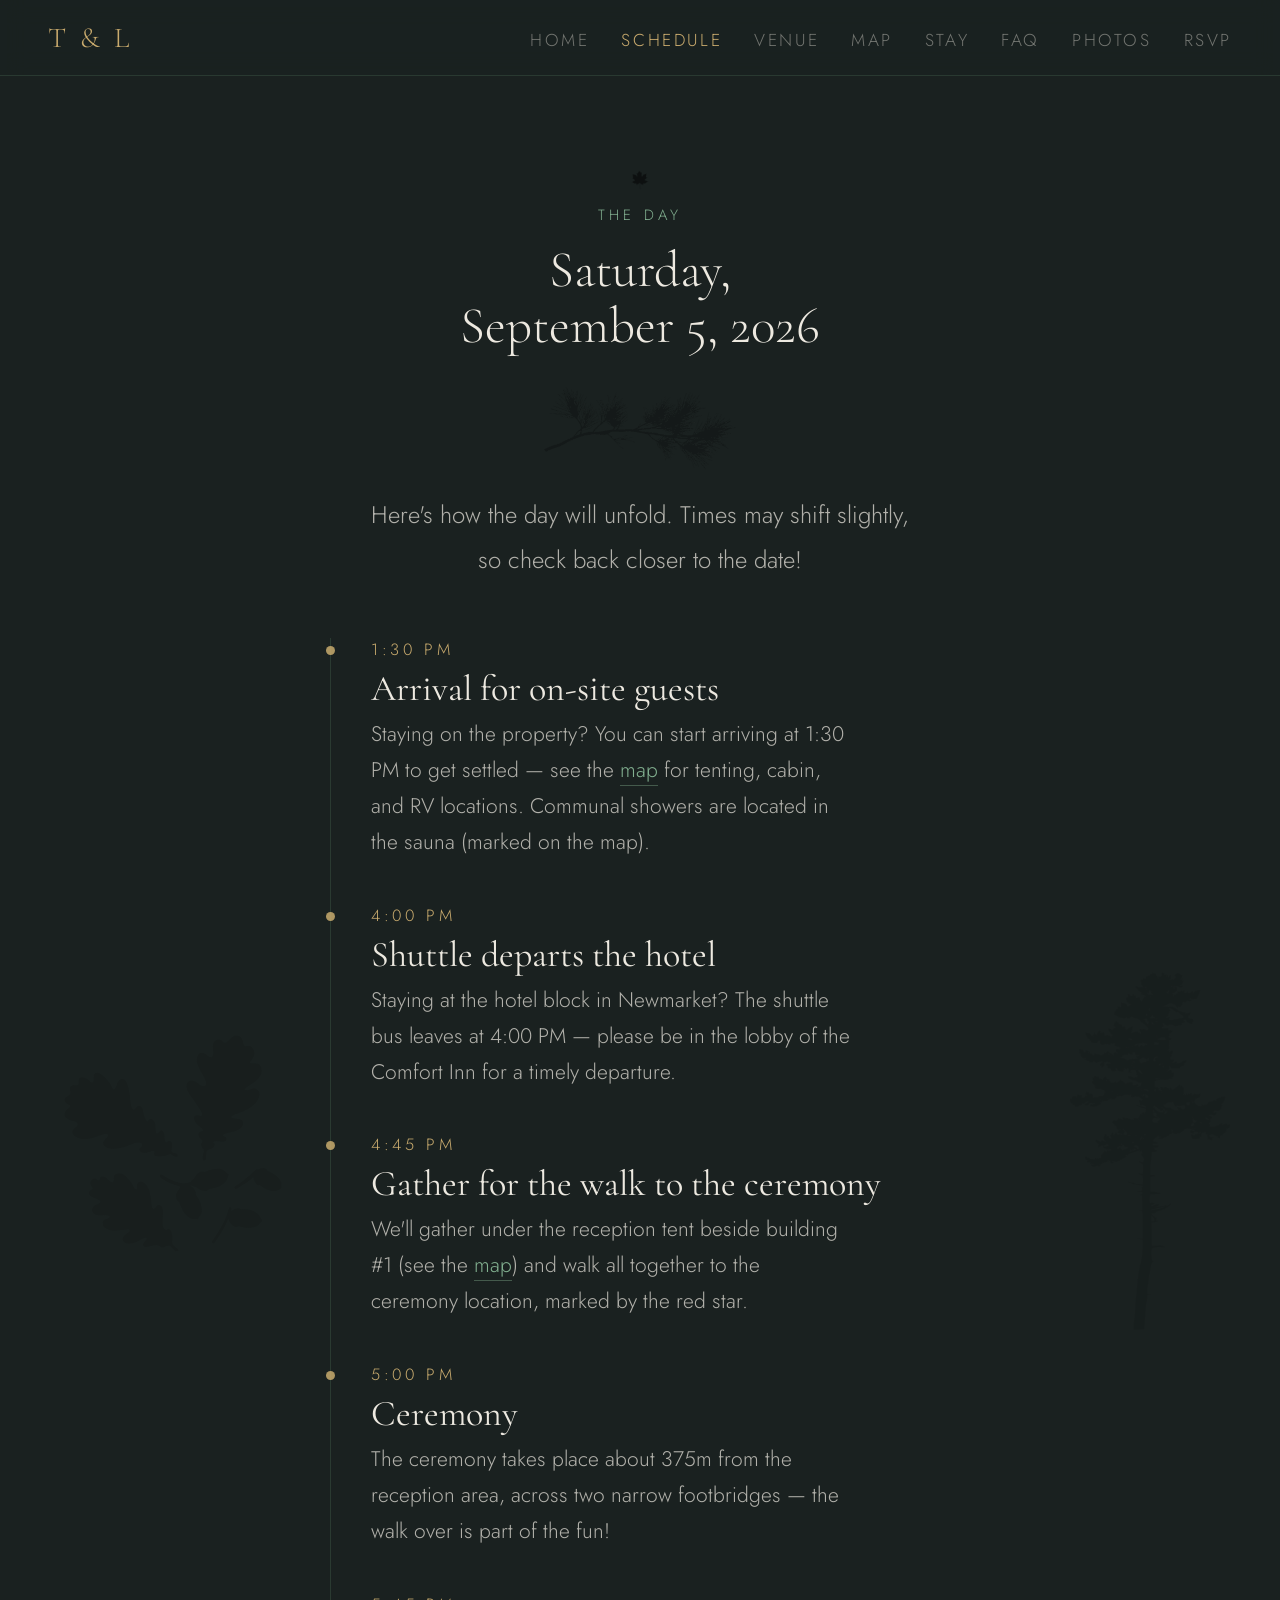
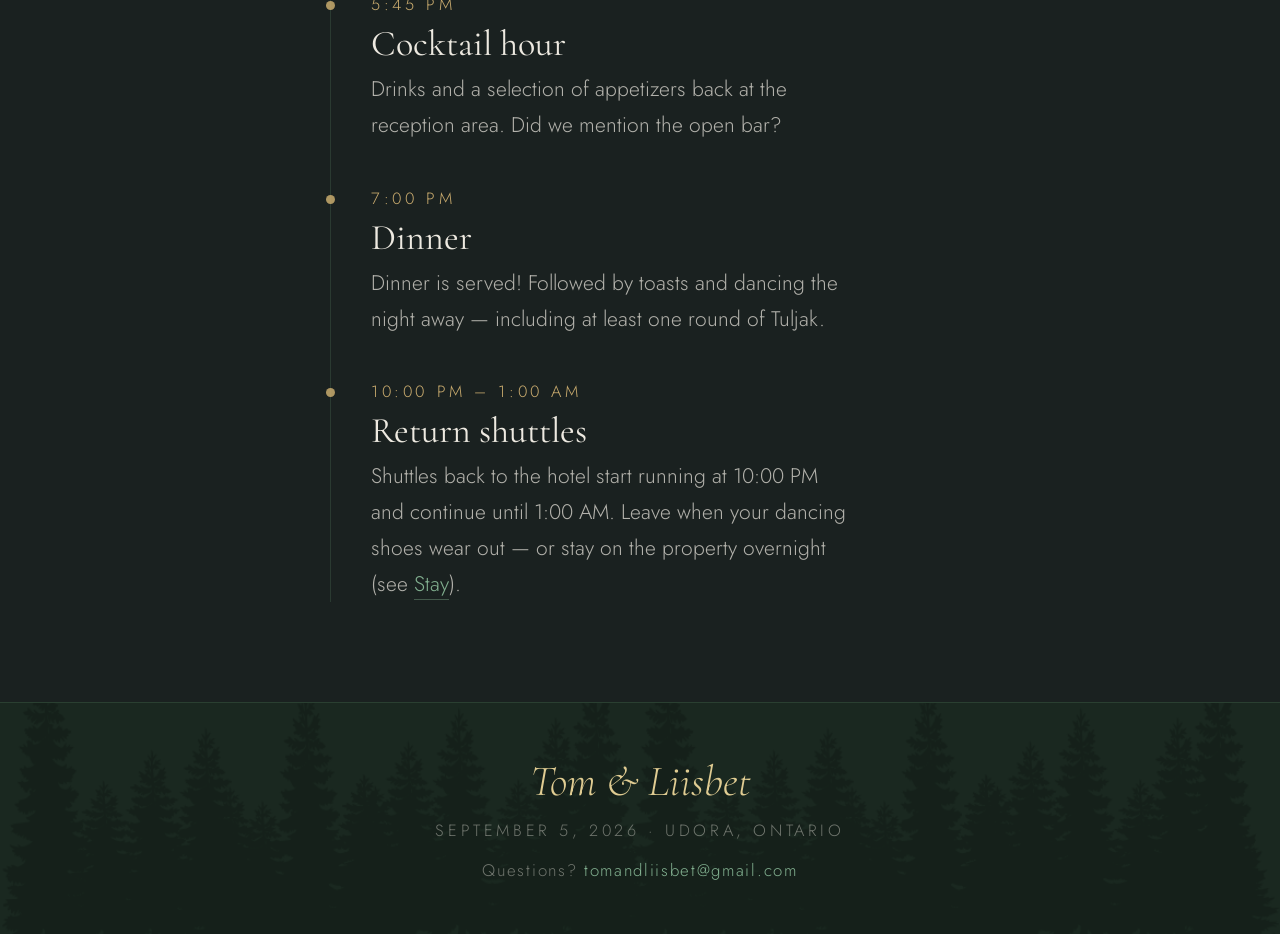
<file: schedule.html>
<!DOCTYPE html>
<html lang="en">
<head>
<meta charset="UTF-8"/>
<meta name="viewport" content="width=device-width, initial-scale=1.0"/>
<title>Schedule — Tom & Liisbet</title>
<link href="https://fonts.googleapis.com/css2?family=Cormorant+Garamond:ital,wght@0,300;0,400;0,600;1,300;1,400&family=Jost:wght@300;400;500&display=swap" rel="stylesheet"/>
<link rel="stylesheet" href="styles.css?v=3"/>
</head>
<body>

<!-- NAV -->
<nav>
  <a href="index.html" class="nav-brand">T &amp; L</a>
  <button class="nav-toggle" aria-label="Menu" aria-expanded="false">&#9776;</button>
  <ul class="nav-links">
    <li><a href="index.html">Home</a></li>
    <li><a href="schedule.html" class="active">Schedule</a></li>
    <li><a href="venue.html">Venue</a></li>
    <li><a href="map.html">Map</a></li>
    <li><a href="stay.html">Stay</a></li>
    <li><a href="faq.html">FAQ</a></li>
    <li><a href="gallery.html">Photos</a></li>
    <li><a href="rsvp.html">RSVP</a></li>
  </ul>
</nav>

<!-- SCHEDULE -->
<section class="page-first">
  <img src="Images/Elements/oak leaves.png" class="oak-leaf oak-leaf--left" alt="" aria-hidden="true"/>
  <img src="Images/Elements/pine-tree-silhouette.png" class="margin-tree margin-tree--right margin-tree--pine" alt="" aria-hidden="true"/>
  <div class="section-inner">
    <img src="Images/Elements/maple leaf.png" class="leaf-ornament" alt="" aria-hidden="true"/>
    <p class="section-tag">The Day</p>
    <h2 class="section-heading">Saturday,<br>September 5, 2026</h2>
    <img src="Images/Elements/pine needle branch.png" class="branch-divider" alt="" aria-hidden="true"/>
    <p class="section-body">
      Here's how the day will unfold. Times may shift slightly,
      so check back closer to the date!
    </p>

    <div class="timeline">
      <div class="timeline-item">
        <p class="timeline-time">1:30 PM</p>
        <p class="timeline-title">Arrival for on-site guests</p>
        <p class="timeline-desc">
          Staying on the property? You can start arriving at 1:30 PM to get settled —
          see the <a href="map.html" style="color:var(--leaf);text-decoration:none;border-bottom:1px solid rgba(130,176,144,0.4)">map</a>
          for tenting, cabin, and RV locations. Communal showers are located in the
          sauna (marked on the map).
        </p>
      </div>

      <div class="timeline-item">
        <p class="timeline-time">4:00 PM</p>
        <p class="timeline-title">Shuttle departs the hotel</p>
        <p class="timeline-desc">
          Staying at the hotel block in Newmarket? The shuttle bus leaves at 4:00 PM —
          please be in the lobby of the Comfort Inn for a timely departure.
        </p>
      </div>

      <div class="timeline-item">
        <p class="timeline-time">4:45 PM</p>
        <p class="timeline-title">Gather for the walk to the ceremony</p>
        <p class="timeline-desc">
          We'll gather under the reception tent beside building #1 (see the
          <a href="map.html" style="color:var(--leaf);text-decoration:none;border-bottom:1px solid rgba(130,176,144,0.4)">map</a>)
          and walk all together to the ceremony location, marked by the red star.
        </p>
      </div>

      <div class="timeline-item">
        <p class="timeline-time">5:00 PM</p>
        <p class="timeline-title">Ceremony</p>
        <p class="timeline-desc">
          The ceremony takes place about 375m from the reception area, across two narrow
          footbridges — the walk over is part of the fun!
        </p>
      </div>

      <div class="timeline-item">
        <p class="timeline-time">5:45 PM</p>
        <p class="timeline-title">Cocktail hour</p>
        <p class="timeline-desc">
          Drinks and a selection of appetizers back at the reception area.
          Did we mention the open bar?
        </p>
      </div>

      <div class="timeline-item">
        <p class="timeline-time">7:00 PM</p>
        <p class="timeline-title">Dinner</p>
        <p class="timeline-desc">
          Dinner is served! Followed by toasts and dancing the night away —
          including at least one round of Tuljak.
        </p>
      </div>

      <div class="timeline-item">
        <p class="timeline-time">10:00 PM – 1:00 AM</p>
        <p class="timeline-title">Return shuttles</p>
        <p class="timeline-desc">
          Shuttles back to the hotel start running at 10:00 PM and continue until 1:00 AM.
          Leave when your dancing shoes wear out — or stay on the property overnight
          (see <a href="stay.html" style="color:var(--leaf);text-decoration:none;border-bottom:1px solid rgba(130,176,144,0.4)">Stay</a>).
        </p>
      </div>
    </div>
  </div>
</section>

<!-- FOOTER -->
<footer>
  <img
    src="Images/Elements/pine-tree-forest-silhouette-16-705244249.png"
    class="footer-treeline"
    alt=""
    aria-hidden="true"
  />
  <p class="footer-names">Tom & Liisbet</p>
  <p class="footer-date">September 5, 2026 · Udora, Ontario</p>
  <p class="footer-contact">Questions? <a href="mailto:tomandliisbet@gmail.com">tomandliisbet@gmail.com</a></p>
</footer>

<script src="site.js?v=3"></script>
</body>
</html>
</file>
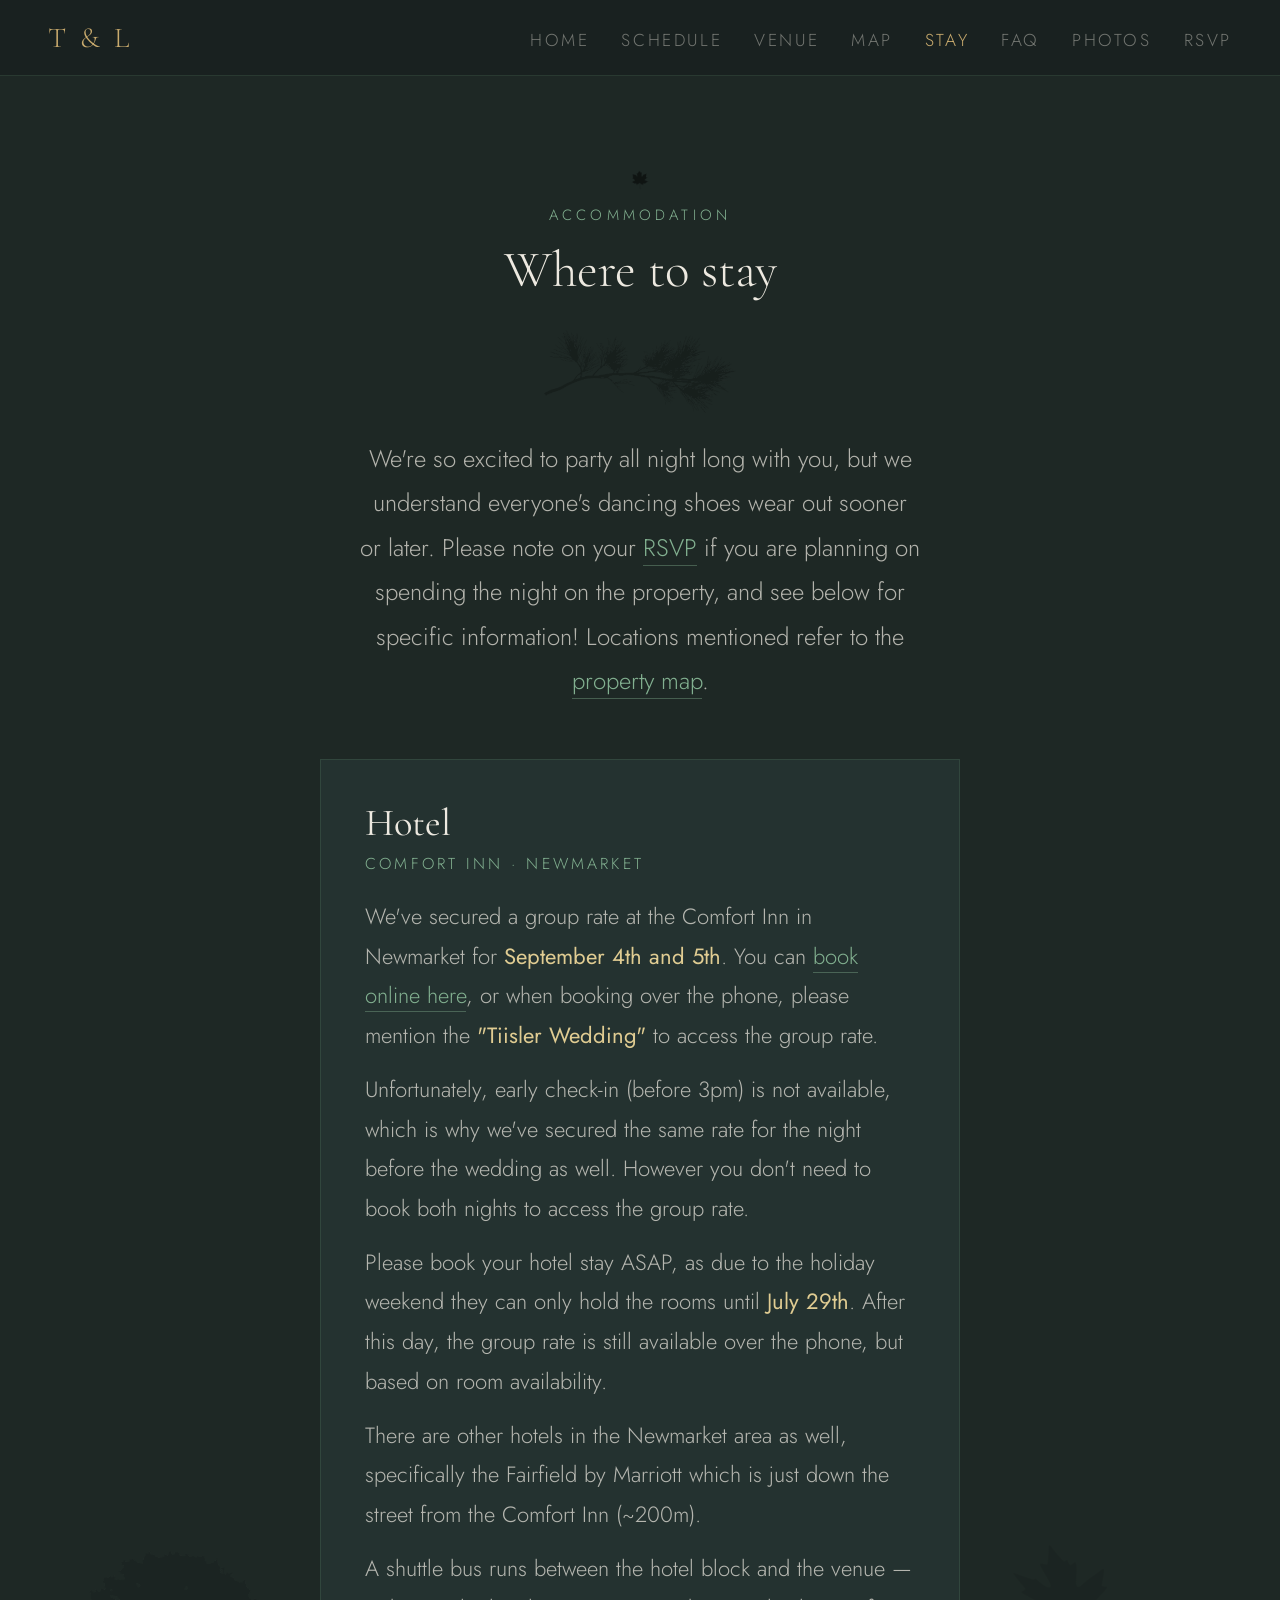
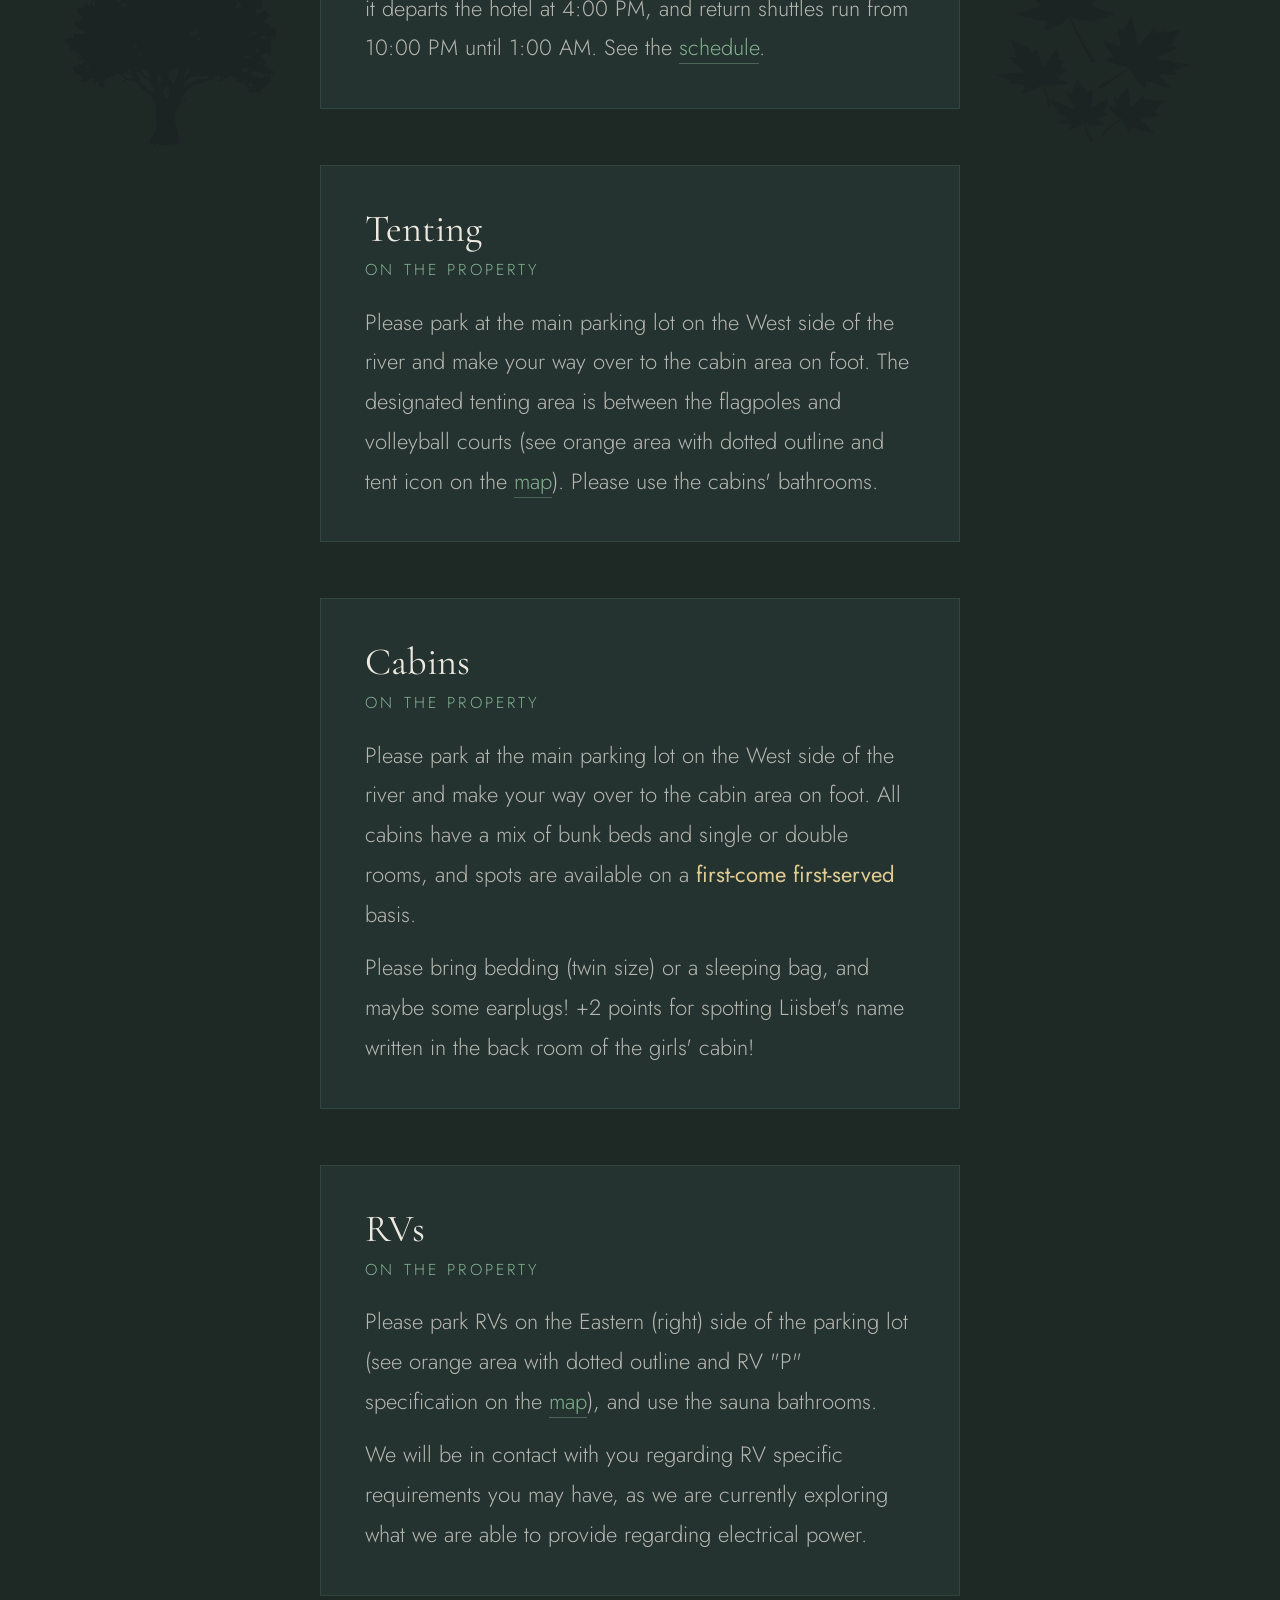
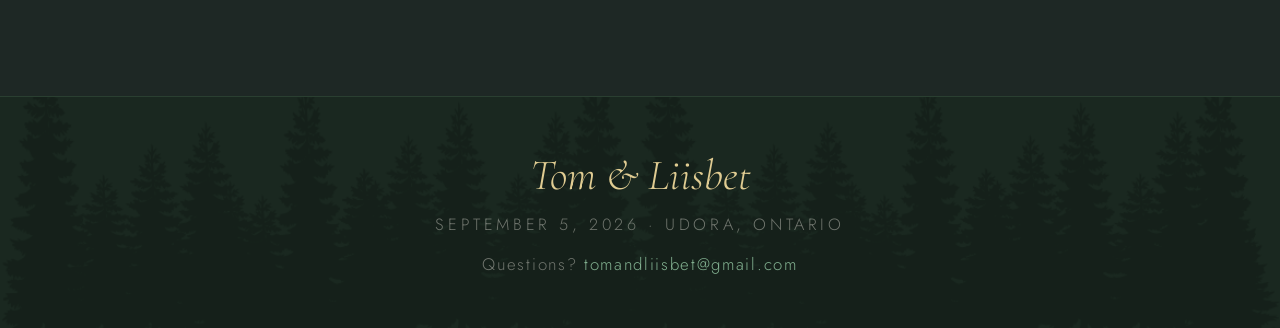
<file: stay.html>
<!DOCTYPE html>
<html lang="en">
<head>
<meta charset="UTF-8"/>
<meta name="viewport" content="width=device-width, initial-scale=1.0"/>
<title>Where to Stay — Tom & Liisbet</title>
<link href="https://fonts.googleapis.com/css2?family=Cormorant+Garamond:ital,wght@0,300;0,400;0,600;1,300;1,400&family=Jost:wght@300;400;500&display=swap" rel="stylesheet"/>
<link rel="stylesheet" href="styles.css?v=3"/>
</head>
<body>

<!-- NAV -->
<nav>
  <a href="index.html" class="nav-brand">T &amp; L</a>
  <button class="nav-toggle" aria-label="Menu" aria-expanded="false">&#9776;</button>
  <ul class="nav-links">
    <li><a href="index.html">Home</a></li>
    <li><a href="schedule.html">Schedule</a></li>
    <li><a href="venue.html">Venue</a></li>
    <li><a href="map.html">Map</a></li>
    <li><a href="stay.html" class="active">Stay</a></li>
    <li><a href="faq.html">FAQ</a></li>
    <li><a href="gallery.html">Photos</a></li>
    <li><a href="rsvp.html">RSVP</a></li>
  </ul>
</nav>

<!-- ACCOMMODATION -->
<section class="page-first bg-mid">
  <img src="Images/Elements/Maple leaves.png" class="oak-leaf oak-leaf--right" alt="" aria-hidden="true"/>
  <img src="Images/Elements/Maple Tree Sillouette.png" class="margin-tree margin-tree--left margin-tree--maple" alt="" aria-hidden="true"/>
  <div class="section-inner">
    <img src="Images/Elements/maple leaf.png" class="leaf-ornament" alt="" aria-hidden="true"/>
    <p class="section-tag">Accommodation</p>
    <h2 class="section-heading">Where to stay</h2>
    <img src="Images/Elements/pine needle branch.png" class="branch-divider" alt="" aria-hidden="true"/>
    <p class="section-body">
      We're so excited to party all night long with you, but we understand everyone's
      dancing shoes wear out sooner or later. Please note on your
      <a href="rsvp.html" style="color:var(--leaf);text-decoration:none;border-bottom:1px solid rgba(130,176,144,0.4)">RSVP</a>
      if you are planning on spending the night on the property, and see below for
      specific information! Locations mentioned refer to the
      <a href="map.html" style="color:var(--leaf);text-decoration:none;border-bottom:1px solid rgba(130,176,144,0.4)">property map</a>.
    </p>

    <!-- HOTEL -->
    <div class="stay-block">
      <h3>Hotel</h3>
      <p class="stay-sub">Comfort Inn · Newmarket</p>
      <p>
        We've secured a group rate at the Comfort Inn in Newmarket for
        <strong>September 4th and 5th</strong>. You can
        <a href="https://www.choicehotels.com/reservations/groups/qh51w7?checkInDate=2026-09-04&amp;checkOutDate=2026-09-06&amp;ratePlanCode=BNGJUI" target="_blank">book online here</a>,
        or when booking over the phone, please mention the
        <strong>"Tiisler Wedding"</strong> to access the group rate.
      </p>
      <p>
        Unfortunately, early check-in (before 3pm) is not available, which is why we've
        secured the same rate for the night before the wedding as well. However you don't
        need to book both nights to access the group rate.
      </p>
      <p>
        Please book your hotel stay ASAP, as due to the holiday weekend they can only hold
        the rooms until <strong>July 29th</strong>. After this day, the group rate is still
        available over the phone, but based on room availability.
      </p>
      <p>
        There are other hotels in the Newmarket area as well, specifically the
        Fairfield by Marriott which is just down the street from the Comfort Inn (~200m).
      </p>
      <p>
        A shuttle bus runs between the hotel block and the venue — it departs the hotel at
        4:00 PM, and return shuttles run from 10:00 PM until 1:00 AM. See the
        <a href="schedule.html">schedule</a>.
      </p>
    </div>

    <!-- TENTING -->
    <div class="stay-block">
      <h3>Tenting</h3>
      <p class="stay-sub">On the property</p>
      <p>
        Please park at the main parking lot on the West side of the river and make your way
        over to the cabin area on foot. The designated tenting area is between the flagpoles
        and volleyball courts (see orange area with dotted outline and tent icon on the
        <a href="map.html">map</a>). Please use the cabins' bathrooms.
      </p>
    </div>

    <!-- CABINS -->
    <div class="stay-block">
      <h3>Cabins</h3>
      <p class="stay-sub">On the property</p>
      <p>
        Please park at the main parking lot on the West side of the river and make your way
        over to the cabin area on foot. All cabins have a mix of bunk beds and single or
        double rooms, and spots are available on a
        <strong>first-come first-served</strong> basis.
      </p>
      <p>
        Please bring bedding (twin size) or a sleeping bag, and maybe some earplugs!
        +2 points for spotting Liisbet's name written in the back room of the girls' cabin!
      </p>
      <p class="cabin-spots" id="cabin-spots" style="display:none"><span id="cabin-count"></span> spots remaining</p>
    </div>

    <!-- RVs -->
    <div class="stay-block">
      <h3>RVs</h3>
      <p class="stay-sub">On the property</p>
      <p>
        Please park RVs on the Eastern (right) side of the parking lot (see orange area with
        dotted outline and RV "P" specification on the <a href="map.html">map</a>), and use
        the sauna bathrooms.
      </p>
      <p>
        We will be in contact with you regarding RV specific requirements you may have, as
        we are currently exploring what we are able to provide regarding electrical power.
      </p>
    </div>
  </div>
</section>

<!-- FOOTER -->
<footer>
  <img
    src="Images/Elements/pine-tree-forest-silhouette-16-705244249.png"
    class="footer-treeline"
    alt=""
    aria-hidden="true"
  />
  <p class="footer-names">Tom & Liisbet</p>
  <p class="footer-date">September 5, 2026 · Udora, Ontario</p>
  <p class="footer-contact">Questions? <a href="mailto:tomandliisbet@gmail.com">tomandliisbet@gmail.com</a></p>
</footer>

<script src="site.js?v=3"></script>
<script>
  // ── Cabin availability counter ──
  (async function() {
    const SCRIPT_URL = 'https://script.google.com/macros/s/AKfycbxyAY2trkEyjC4yZWXhyuJfK668TVKDH6NaBTty23KS1SUpY7tbZiFKpdoT5HwiWmPhuQ/exec';
    try {
      const res  = await fetch(SCRIPT_URL + '?action=cabin-count');
      const data = await res.json();
      if (typeof data.available === 'number') {
        document.getElementById('cabin-count').textContent =
          data.available + ' of ' + data.total;
        // Only show the spot counter on or after July 5, 2026
        const showDate = new Date('2026-07-05');
        if (new Date() >= showDate) {
          document.getElementById('cabin-spots').style.display = 'block';
        }
      }
    } catch { /* silently fail — counter stays hidden */ }
  })();
</script>
</body>
</html>
</file>
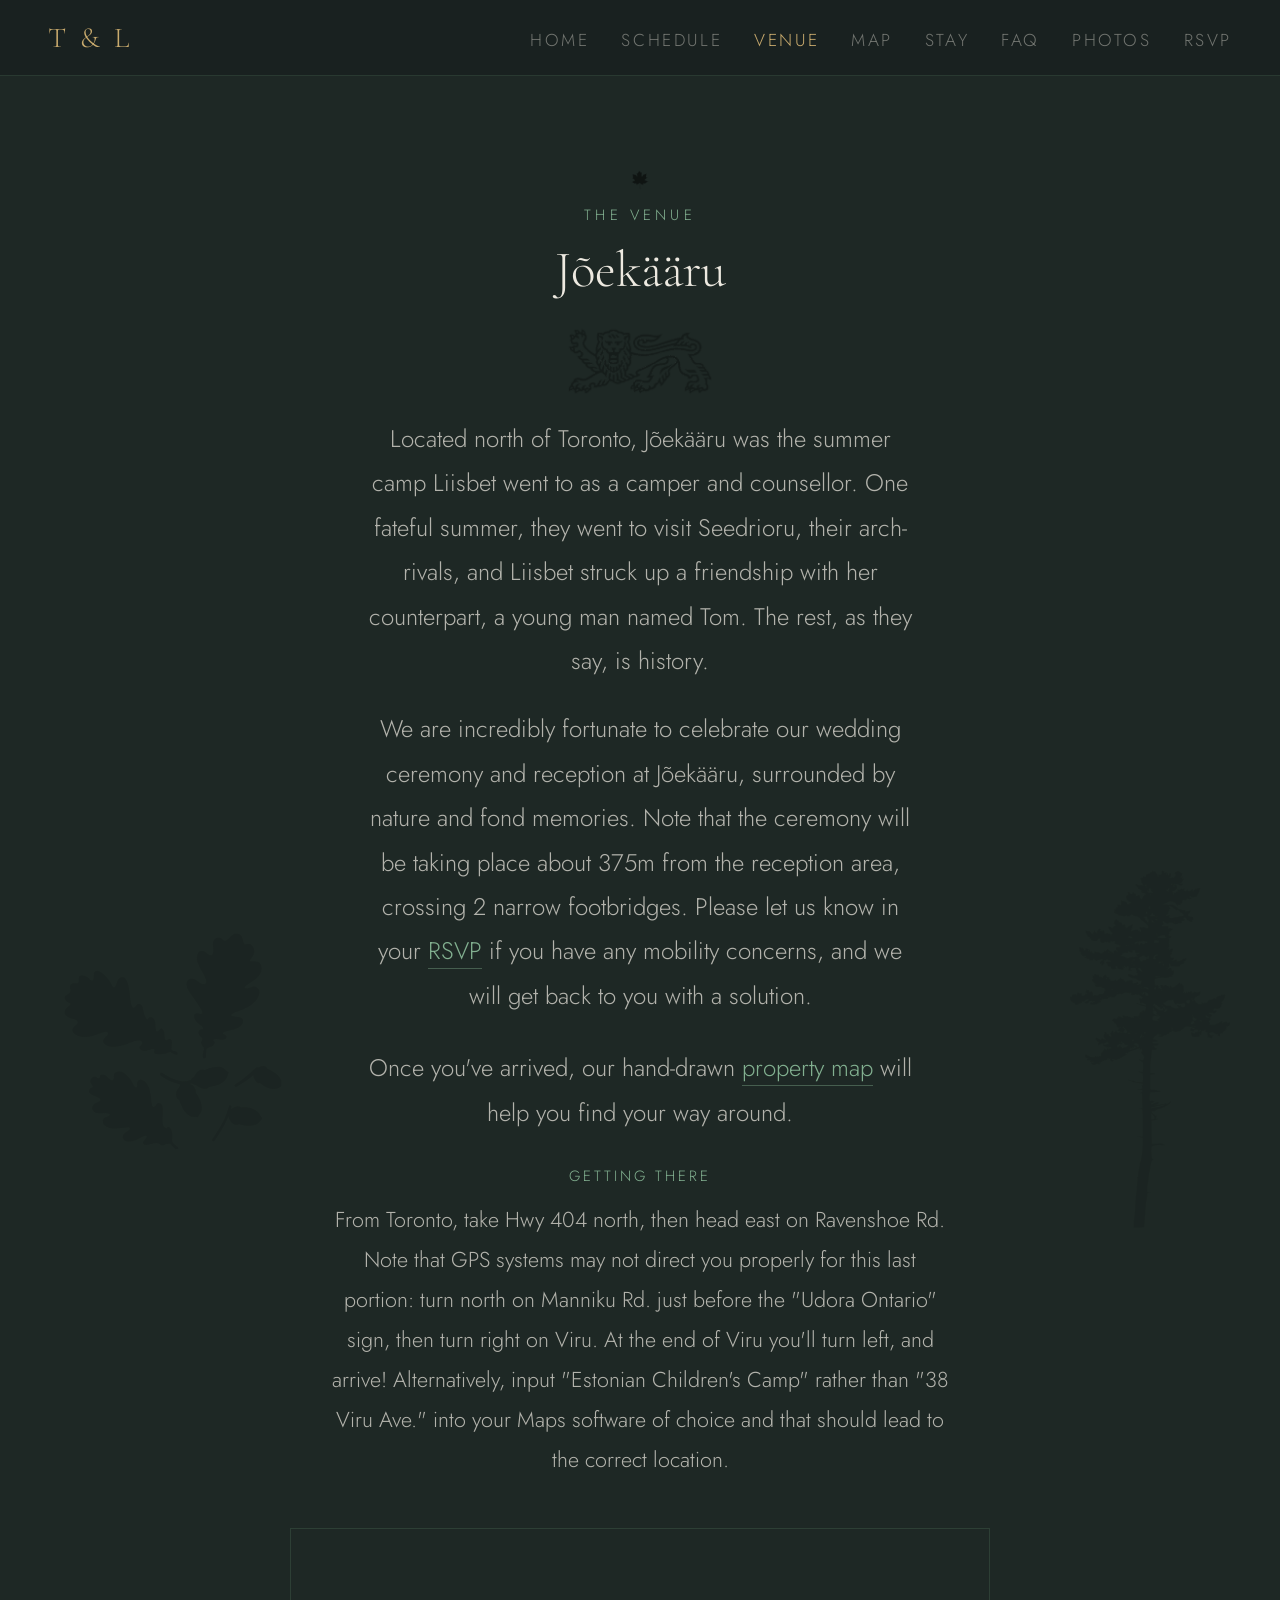
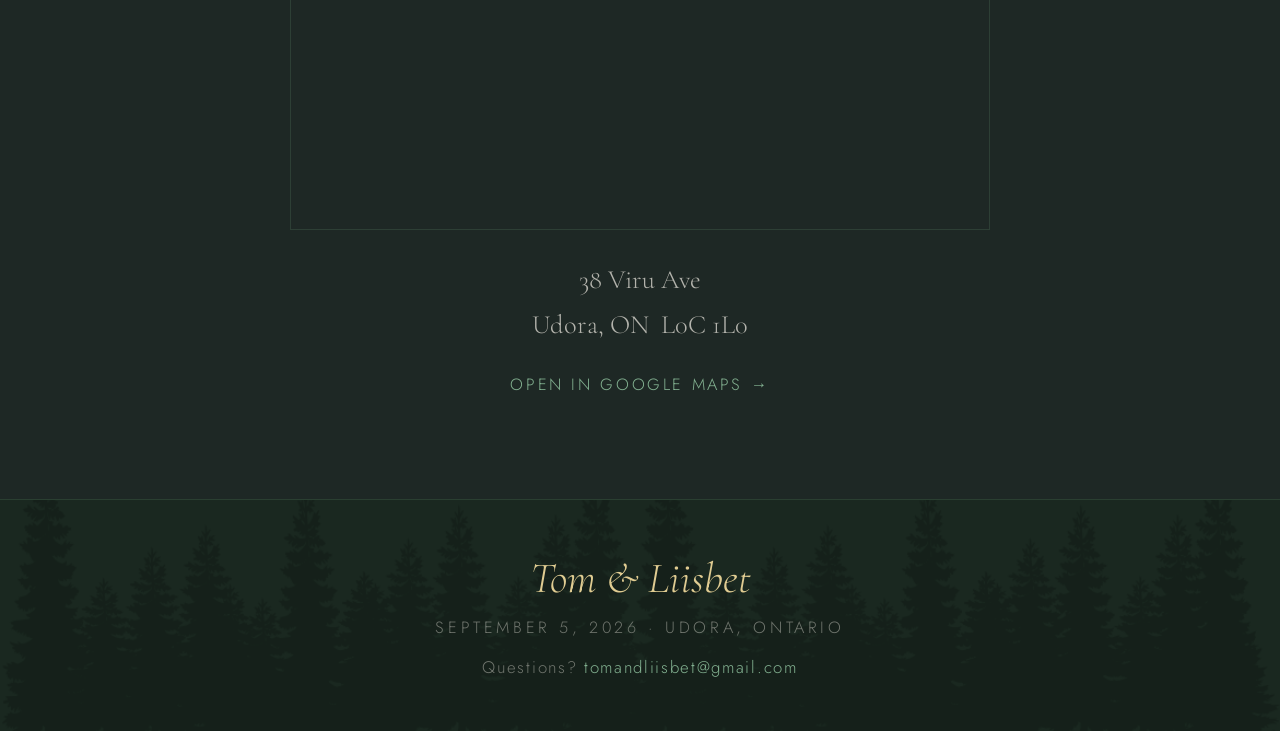
<file: venue.html>
<!DOCTYPE html>
<html lang="en">
<head>
<meta charset="UTF-8"/>
<meta name="viewport" content="width=device-width, initial-scale=1.0"/>
<title>Venue — Tom & Liisbet</title>
<link href="https://fonts.googleapis.com/css2?family=Cormorant+Garamond:ital,wght@0,300;0,400;0,600;1,300;1,400&family=Jost:wght@300;400;500&display=swap" rel="stylesheet"/>
<link rel="stylesheet" href="styles.css?v=3"/>
</head>
<body>

<!-- NAV -->
<nav>
  <a href="index.html" class="nav-brand">T &amp; L</a>
  <button class="nav-toggle" aria-label="Menu" aria-expanded="false">&#9776;</button>
  <ul class="nav-links">
    <li><a href="index.html">Home</a></li>
    <li><a href="schedule.html">Schedule</a></li>
    <li><a href="venue.html" class="active">Venue</a></li>
    <li><a href="map.html">Map</a></li>
    <li><a href="stay.html">Stay</a></li>
    <li><a href="faq.html">FAQ</a></li>
    <li><a href="gallery.html">Photos</a></li>
    <li><a href="rsvp.html">RSVP</a></li>
  </ul>
</nav>

<!-- VENUE -->
<section class="page-first bg-mid">
  <img src="Images/Elements/oak leaves.png" class="oak-leaf oak-leaf--left" alt="" aria-hidden="true"/>
  <img src="Images/Elements/pine-tree-silhouette.png" class="margin-tree margin-tree--right margin-tree--pine" alt="" aria-hidden="true"/>
  <div class="section-inner">
    <img src="Images/Elements/maple leaf.png" class="leaf-ornament" alt="" aria-hidden="true"/>
    <p class="section-tag">The Venue</p>
    <h2 class="section-heading">Jõekääru</h2>
    <img src="Images/Elements/Lovi.png" class="lion-divider" alt="" aria-hidden="true"/>
    <p class="section-body" style="margin-bottom:24px">
      Located north of Toronto, Jõekääru was the summer camp Liisbet went to as a camper
      and counsellor. One fateful summer, they went to visit Seedrioru, their arch-rivals,
      and Liisbet struck up a friendship with her counterpart, a young man named Tom.
      The rest, as they say, is history.
    </p>
    <p class="section-body" style="margin-bottom:28px">
      We are incredibly fortunate to celebrate our wedding ceremony and reception at Jõekääru,
      surrounded by nature and fond memories. Note that the ceremony will be taking place about
      375m from the reception area, crossing 2 narrow footbridges. Please let us know in your
      <a href="rsvp.html" style="color:var(--leaf);text-decoration:none;border-bottom:1px solid rgba(130,176,144,0.4)">RSVP</a>
      if you have any mobility concerns, and we will get back to you with a solution.
    </p>
    <p class="section-body" style="margin-bottom:28px">
      Once you've arrived, our hand-drawn
      <a href="map.html" style="color:var(--leaf);text-decoration:none;border-bottom:1px solid rgba(130,176,144,0.4)">property map</a>
      will help you find your way around.
    </p>
    <p class="section-body" style="margin-bottom:36px;font-size:0.9rem;text-align:center;max-width:620px;margin-left:auto;margin-right:auto">
      <span style="display:block;font-size:0.62rem;letter-spacing:0.2em;text-transform:uppercase;color:var(--leaf);margin-bottom:10px">Getting There</span>
      From Toronto, take Hwy 404 north, then head east on Ravenshoe Rd. Note that GPS
      systems may not direct you properly for this last portion: turn north on Manniku Rd.
      just before the "Udora Ontario" sign, then turn right on Viru. At the end of Viru
      you'll turn left, and arrive! Alternatively, input "Estonian Children's Camp" rather
      than "38 Viru Ave." into your Maps software of choice and that should lead to the
      correct location.
    </p>
    <div class="venue-map">
      <iframe
        src="https://maps.google.com/maps?q=Estonian+Children%27s+Camp+Udora+Ontario&output=embed&z=14"
        width="100%"
        height="300"
        style="display:block;border:0;filter:grayscale(25%)contrast(1.05)"
        allowfullscreen
        loading="lazy"
        referrerpolicy="no-referrer-when-downgrade"
        title="Jõekääru — 38 Viru Ave, Udora, ON"
      ></iframe>
    </div>
    <p class="venue-address">38 Viru Ave<br>Udora, ON&nbsp; L0C 1L0</p>
    <p style="margin-top:16px">
      <a href="https://maps.google.com/?q=Estonian+Children%27s+Camp+Udora+Ontario" target="_blank"
         style="font-size:0.68rem;letter-spacing:0.16em;text-transform:uppercase;color:var(--leaf);text-decoration:none">
        Open in Google Maps &rarr;
      </a>
    </p>
  </div>
</section>

<!-- FOOTER -->
<footer>
  <img
    src="Images/Elements/pine-tree-forest-silhouette-16-705244249.png"
    class="footer-treeline"
    alt=""
    aria-hidden="true"
  />
  <p class="footer-names">Tom & Liisbet</p>
  <p class="footer-date">September 5, 2026 · Udora, Ontario</p>
  <p class="footer-contact">Questions? <a href="mailto:tomandliisbet@gmail.com">tomandliisbet@gmail.com</a></p>
</footer>

<script src="site.js?v=3"></script>
</body>
</html>
</file>
<file: styles.css>
:root {
  --bg:          #1a2120;
  --bg-mid:      #1e2825;
  --bg-card:     #243230;
  --bg-rsvp:     #1c2e26;
  --forest:      #3d5c47;
  --forest-mid:  #527a5e;
  --leaf:        #82b090;
  --gold:        #c9ab6e;
  --gold-light:  #e0cc92;
  --white:       #ede9e0;
  --white-soft:  rgba(237,233,224,0.72);
  --white-dim:   rgba(237,233,224,0.42);
  --border-g:    rgba(82,122,94,0.28);
  --border-gold: rgba(201,171,110,0.32);
}

* { margin: 0; padding: 0; box-sizing: border-box; }
html { scroll-behavior: smooth; font-size: 150%; }

body {
  font-family: 'Jost', sans-serif;
  font-weight: 300;
  background: var(--bg);
  color: var(--white);
  overflow-x: hidden;
}

/* ── NAV ── */
nav {
  position: fixed;
  top: 0; left: 0; right: 0;
  z-index: 100;
  padding: 20px 48px;
  display: flex;
  justify-content: space-between;
  align-items: center;
  background: rgba(26,33,32,0.94);
  backdrop-filter: blur(12px);
  border-bottom: 1px solid var(--border-g);
}

.nav-brand {
  font-family: 'Cormorant Garamond', serif;
  font-size: 1.2rem;
  letter-spacing: 0.12em;
  color: var(--gold);
  text-decoration: none;
}

.nav-links {
  display: flex;
  gap: 32px;
  list-style: none;
}

.nav-links a {
  font-size: 0.72rem;
  letter-spacing: 0.15em;
  text-transform: uppercase;
  color: var(--white-dim);
  text-decoration: none;
  transition: color 0.2s;
}

.nav-links a:hover  { color: var(--leaf); }
.nav-links a.active { color: var(--gold); }

.nav-toggle {
  display: none;
  background: none;
  border: none;
  color: var(--white-soft);
  font-size: 1.3rem;
  line-height: 1;
  cursor: pointer;
  padding: 4px 8px;
}

/* ── HERO (home page) ── */
.hero {
  min-height: 100vh;
  display: flex;
  flex-direction: column;
  align-items: center;
  justify-content: center;
  text-align: center;
  padding: 120px 24px 100px;
  position: relative;
  background: var(--bg);
  overflow: hidden;
}

.hero-bg {
  position: absolute;
  inset: 0;
  width: 100%;
  height: 100%;
  object-fit: cover;
  object-position: center 30%;
  z-index: 0;
  opacity: 0.85;
  pointer-events: none;
  user-select: none;
}

.hero::before {
  content: '';
  position: absolute;
  inset: 0;
  background: linear-gradient(
    to bottom,
    rgba(26,33,32,0.68) 0%,
    rgba(26,33,32,0.0) 18%,
    rgba(26,33,32,0.0) 58%,
    rgba(26,33,32,0.72) 82%,
    rgba(26,33,32,0.97) 100%
  );
  pointer-events: none;
  z-index: 1;
}

.hero::after {
  content: '';
  position: absolute;
  top: 72px; left: 40px; right: 40px; bottom: 50px;
  border: 1px solid rgba(130,176,144,0.15);
  pointer-events: none;
  z-index: 1;
}

.hero > *:not(.hero-bg):not(.scroll-cue) { position: relative; z-index: 3; }
.scroll-cue { z-index: 3; }

.hero-eyebrow {
  font-size: 0.68rem;
  letter-spacing: 0.28em;
  text-transform: uppercase;
  color: var(--white);
  margin-bottom: 28px;
}

.hero-names {
  font-family: 'Cormorant Garamond', serif;
  font-size: clamp(3.5rem, 8vw, 7rem);
  font-weight: 300;
  line-height: 1;
  color: var(--white);
  letter-spacing: -0.01em;
  text-shadow: 0 2px 20px rgba(0,0,0,0.8), 0 0 60px rgba(0,0,0,0.5);
}

.hero-names .amp {
  font-style: italic;
  color: var(--gold);
  display: block;
  font-size: 0.68em;
  margin: 10px 0;
}

.hero-divider {
  width: 56px;
  height: 1px;
  background: var(--gold);
  margin: 36px auto;
  opacity: 0.65;
}

.hero-date {
  font-family: 'Cormorant Garamond', serif;
  font-size: 1.25rem;
  font-weight: 400;
  color: var(--white-soft);
  letter-spacing: 0.08em;
  margin-bottom: 8px;
}

.hero-venue {
  font-size: 0.75rem;
  letter-spacing: 0.14em;
  text-transform: uppercase;
  color: var(--leaf);
  margin-bottom: 52px;
}

/* ── COUNTDOWN ── */
.countdown {
  display: flex;
  gap: 32px;
  margin-top: 8px;
}

.count-unit { text-align: center; }

.count-number {
  font-family: 'Cormorant Garamond', serif;
  font-size: 2.8rem;
  font-weight: 300;
  color: var(--gold);
  line-height: 1;
  display: block;
}

.count-label {
  font-size: 0.62rem;
  letter-spacing: 0.22em;
  text-transform: uppercase;
  color: var(--white-dim);
  margin-top: 6px;
  display: block;
}

.count-sep {
  font-family: 'Cormorant Garamond', serif;
  font-size: 2rem;
  color: var(--border-g);
  align-self: flex-start;
  margin-top: 8px;
}

.scroll-cue {
  position: absolute;
  bottom: 40px;
  left: 50%;
  transform: translateX(-50%);
  display: flex;
  flex-direction: column;
  align-items: center;
  gap: 8px;
  font-size: 0.62rem;
  letter-spacing: 0.22em;
  text-transform: uppercase;
  color: var(--white-dim);
  animation: nudge 2.5s ease-in-out infinite;
}

.scroll-cue::after {
  content: '';
  width: 1px;
  height: 40px;
  background: var(--border-g);
}

@keyframes nudge {
  0%, 100% { transform: translateX(-50%) translateY(0); }
  50%       { transform: translateX(-50%) translateY(6px); }
}

/* ── SECTIONS ── */
section { padding: 100px 24px; position: relative; }

/* First section of a subpage — clears the fixed nav */
.page-first { padding-top: 170px; }

.section-inner {
  max-width: 800px;
  margin: 0 auto;
  text-align: center;
  position: relative;
  z-index: 1; /* keep content (incl. photos) above margin decorations */
}

.leaf-ornament {
  width: 20px;
  height: auto;
  display: block;
  margin: 0 auto 14px;
  opacity: 0.5;
}

.section-tag {
  font-size: 0.62rem;
  letter-spacing: 0.28em;
  text-transform: uppercase;
  color: var(--leaf);
  margin-bottom: 16px;
}

.section-heading {
  font-family: 'Cormorant Garamond', serif;
  font-size: clamp(2rem, 4vw, 3rem);
  font-weight: 300;
  color: var(--white);
  margin-bottom: 24px;
  line-height: 1.1;
}

.branch-divider {
  display: block;
  margin: 0 auto 16px;
  width: 220px;
  opacity: 0.22;
  pointer-events: none;
  user-select: none;
}

.lion-divider {
  display: block;
  margin: 0 auto 20px;
  width: 150px;
  opacity: 0.28;
  pointer-events: none;
  user-select: none;
}

.section-body {
  font-size: 1rem;
  line-height: 1.85;
  color: var(--white-soft);
  max-width: 560px;
  margin: 0 auto;
}

.bg-mid { background: var(--bg-mid); }

/* ── DETAIL CARDS ── */
.details-grid {
  display: flex;
  flex-wrap: wrap;
  justify-content: center;
  gap: 1px;
  background: var(--border-g);
  border: 1px solid var(--border-g);
  margin-top: 56px;
  max-width: 700px;
  margin-left: auto;
  margin-right: auto;
}

.detail-card {
  background: var(--bg-card);
  padding: 40px 28px;
  text-align: center;
  flex: 1 1 220px;
  max-width: 350px;
}

.detail-card a { color: var(--leaf); text-decoration: none; }
.detail-card a:hover { color: var(--gold); }

.detail-icon {
  font-size: 1.4rem;
  margin-bottom: 16px;
  display: block;
}

.detail-title {
  font-size: 0.62rem;
  letter-spacing: 0.22em;
  text-transform: uppercase;
  color: var(--leaf);
  margin-bottom: 10px;
}

.detail-text {
  font-family: 'Cormorant Garamond', serif;
  font-size: 1.15rem;
  color: var(--white);
  line-height: 1.5;
}

.detail-sub { font-size: 0.9rem; color: var(--white-dim); }

.detail-desc {
  font-size: 0.88rem;
  color: var(--white-dim);
  line-height: 1.6;
  margin-top: 8px;
}

.cabin-spots {
  margin-top: 14px;
  font-size: 0.66rem;
  letter-spacing: 0.18em;
  text-transform: uppercase;
  color: var(--gold);
}

/* ── HOME: PHOTO STRIP ── */
.photo-strip {
  display: grid;
  grid-template-columns: repeat(3, 1fr);
  gap: 6px;
  max-width: 860px;
  margin: 48px auto 0;
}

.photo-strip img {
  width: 100%;
  aspect-ratio: 4 / 5;
  object-fit: cover;
  display: block;
  transition: opacity 0.25s;
}

.photo-strip img:hover { opacity: 0.85; }

.more-link {
  display: inline-block;
  margin-top: 28px;
  font-size: 0.68rem;
  letter-spacing: 0.16em;
  text-transform: uppercase;
  color: var(--leaf);
  text-decoration: none;
  transition: color 0.2s;
}

.more-link:hover { color: var(--gold); }

/* ── HOME: FEATURE (photo + text) ── */
.home-feature {
  display: flex;
  align-items: center;
  gap: 52px;
  max-width: 880px;
  margin: 56px auto 0;
  text-align: left;
}

.home-feature img {
  width: 42%;
  aspect-ratio: 4 / 5;
  object-fit: cover;
  display: block;
  border: 1px solid var(--border-g);
}

.home-feature-text { flex: 1; }

.home-feature-text h3 {
  font-family: 'Cormorant Garamond', serif;
  font-size: 1.7rem;
  font-weight: 400;
  color: var(--white);
  margin-bottom: 14px;
  line-height: 1.2;
}

.home-feature-text p {
  font-size: 0.92rem;
  line-height: 1.8;
  color: var(--white-soft);
}

/* ── HOME: RSVP BANNER ── */
.rsvp-banner {
  max-width: 700px;
  margin: 24px auto 0;
  background: var(--bg-rsvp);
  border: 1px solid var(--border-gold);
  padding: 52px 32px;
  text-align: center;
}

.rsvp-banner-text {
  font-family: 'Cormorant Garamond', serif;
  font-size: 1.7rem;
  font-weight: 300;
  color: var(--white);
  line-height: 1.3;
  margin: 10px 0 26px;
}

.rsvp-banner-text strong {
  font-weight: 400;
  color: var(--gold-light);
}

.rsvp-btn {
  display: inline-block;
  padding: 16px 44px;
  background: var(--gold);
  color: #1a2120;
  font-size: 0.72rem;
  font-weight: 500;
  letter-spacing: 0.2em;
  text-transform: uppercase;
  text-decoration: none;
  border-radius: 2px;
  transition: background 0.2s;
}

.rsvp-btn:hover { background: var(--gold-light); }

/* ── TIMELINE (schedule page) ── */
.timeline {
  max-width: 620px;
  margin: 56px auto 0;
  text-align: left;
  border-left: 1px solid var(--border-g);
  padding-left: 0;
}

.timeline-item {
  position: relative;
  padding: 0 0 44px 40px;
}

.timeline-item:last-child { padding-bottom: 0; }

.timeline-item::before {
  content: '';
  position: absolute;
  left: -5px;
  top: 8px;
  width: 9px;
  height: 9px;
  border-radius: 50%;
  background: var(--gold);
  opacity: 0.85;
}

.timeline-time {
  font-size: 0.68rem;
  letter-spacing: 0.22em;
  text-transform: uppercase;
  color: var(--gold);
  margin-bottom: 6px;
}

.timeline-title {
  font-family: 'Cormorant Garamond', serif;
  font-size: 1.5rem;
  font-weight: 400;
  color: var(--white);
  margin-bottom: 6px;
}

.timeline-desc {
  font-size: 0.88rem;
  line-height: 1.7;
  color: var(--white-soft);
  max-width: 480px;
}

/* ── STAY (accommodation blocks) ── */
.stay-block {
  max-width: 640px;
  margin: 56px auto 0;
  text-align: left;
  background: var(--bg-card);
  border: 1px solid var(--border-g);
  padding: 40px 44px;
}

.stay-block h3 {
  font-family: 'Cormorant Garamond', serif;
  font-size: 1.6rem;
  font-weight: 400;
  color: var(--white);
  margin-bottom: 4px;
}

.stay-block .stay-sub {
  font-size: 0.66rem;
  letter-spacing: 0.2em;
  text-transform: uppercase;
  color: var(--leaf);
  margin-bottom: 18px;
}

.stay-block p {
  font-size: 0.92rem;
  line-height: 1.8;
  color: var(--white-soft);
}

.stay-block p + p { margin-top: 14px; }

.stay-block a { color: var(--leaf); text-decoration: none; border-bottom: 1px solid rgba(130,176,144,0.4); }
.stay-block a:hover { color: var(--gold); }

.stay-block strong { color: var(--gold-light); font-weight: 400; }

/* ── PROPERTY MAP ── */
.property-map {
  margin: 48px auto 0;
  max-width: 860px;
  border: 1px solid var(--border-g);
  background: #f4f1e8;
}

.property-map img {
  width: 100%;
  display: block;
}

.map-caption {
  margin-top: 20px;
  font-size: 0.82rem;
  color: var(--white-dim);
  line-height: 1.7;
}

/* ── VENUE ── */
.venue-map {
  margin: 48px auto 0;
  width: 100%;
  max-width: 700px;
  border: 1px solid var(--border-g);
  overflow: hidden;
}

.venue-address {
  margin-top: 28px;
  font-family: 'Cormorant Garamond', serif;
  font-size: 1.1rem;
  color: var(--white-soft);
  line-height: 1.7;
}

/* ── GALLERY ── */
.gallery-grid {
  margin-top: 0;
  display: grid;
  grid-template-columns: repeat(3, 1fr);
  gap: 6px;
  max-width: 780px;
  margin-left: auto;
  margin-right: auto;
}

.gallery-featured {
  grid-column: 1 / -1;
  width: 100%;
  aspect-ratio: 21 / 8;
  object-fit: cover;
  object-position: center;
  display: block;
}

.gallery-grid img:not(.gallery-featured) {
  width: 100%;
  aspect-ratio: 1;
  object-fit: cover;
  display: block;
  transition: opacity 0.25s;
}

.gallery-grid img:hover { opacity: 0.82; }

/* ── RSVP ── */
.rsvp-bg { background: var(--bg-rsvp); }
.rsvp-bg .section-tag     { color: var(--leaf); }
.rsvp-bg .section-heading { color: var(--white); }
.rsvp-bg .section-body    { color: var(--white-soft); }

.rsvp-form {
  margin-top: 48px;
  max-width: 540px;
  margin-left: auto;
  margin-right: auto;
  text-align: left;
}

.form-row { margin-bottom: 20px; }

.form-row label {
  display: block;
  font-size: 0.62rem;
  letter-spacing: 0.2em;
  text-transform: uppercase;
  color: var(--leaf);
  margin-bottom: 8px;
}

.form-row input,
.form-row select,
.form-row textarea {
  width: 100%;
  padding: 14px 16px;
  background: rgba(255,255,255,0.05);
  border: 1px solid var(--border-g);
  color: var(--white);
  font-family: 'Jost', sans-serif;
  font-size: 0.95rem;
  font-weight: 300;
  border-radius: 2px;
  outline: none;
  transition: border-color 0.2s;
  appearance: none;
  -webkit-appearance: none;
}

.form-row select option { background: var(--bg-rsvp); color: var(--white); }

.form-row input::placeholder,
.form-row textarea::placeholder { color: var(--white-dim); }

.form-row input:focus,
.form-row select:focus,
.form-row textarea:focus { border-color: var(--border-gold); }

.form-row textarea { resize: vertical; min-height: 80px; }

.form-grid {
  display: grid;
  grid-template-columns: 1fr 1fr;
  gap: 16px;
}

.att-row {
  display: flex;
  gap: 10px;
  margin-top: 4px;
}

.att-btn {
  flex: 1;
  padding: 13px 8px;
  background: rgba(255,255,255,0.04);
  border: 1px solid var(--border-g);
  color: var(--white-soft);
  font-family: 'Jost', sans-serif;
  font-size: 0.76rem;
  letter-spacing: 0.08em;
  text-transform: uppercase;
  cursor: pointer;
  transition: all 0.2s;
  border-radius: 2px;
  white-space: nowrap;
}

.att-btn:hover,
.att-btn.active {
  background: rgba(201,171,110,0.12);
  border-color: var(--gold);
  color: var(--gold-light);
}

.submit-btn {
  width: 100%;
  margin-top: 12px;
  padding: 18px;
  background: var(--gold);
  border: none;
  color: #1a2120;
  font-family: 'Jost', sans-serif;
  font-size: 0.75rem;
  font-weight: 500;
  letter-spacing: 0.22em;
  text-transform: uppercase;
  cursor: pointer;
  transition: background 0.2s, transform 0.1s;
  border-radius: 2px;
}

.submit-btn:hover  { background: var(--gold-light); }
.submit-btn:active { transform: scale(0.99); }

#rsvp-success {
  display: none;
  text-align: center;
  padding: 48px 24px;
}

.success-icon { width: 26px; display: block; margin: 0 auto 20px; opacity: 0.55; }

#rsvp-success h3 {
  font-family: 'Cormorant Garamond', serif;
  font-size: 2rem;
  font-weight: 300;
  color: var(--white);
  margin-bottom: 12px;
}

#rsvp-success p { color: var(--white-soft); font-size: 0.95rem; line-height: 1.7; }

/* ── FOOTER ── */
footer {
  background: #1a2820;
  padding: 52px 24px;
  text-align: center;
  border-top: 1px solid var(--border-g);
  position: relative;
  overflow: hidden;
}

.footer-treeline {
  position: absolute;
  bottom: 0;
  left: 0;
  width: 100%;
  max-height: 100%;
  object-fit: cover;
  object-position: bottom center;
  pointer-events: none;
  user-select: none;
  opacity: 0.18;
  z-index: 0;
  display: block;
}

.footer-names,
.footer-date,
.footer-contact { position: relative; z-index: 1; }

.footer-names {
  font-family: 'Cormorant Garamond', serif;
  font-size: 1.8rem;
  font-style: italic;
  color: var(--gold-light);
  margin-bottom: 12px;
}

.footer-date {
  font-size: 0.68rem;
  letter-spacing: 0.22em;
  text-transform: uppercase;
  color: var(--white-dim);
}

.footer-contact {
  font-size: 0.7rem;
  letter-spacing: 0.1em;
  color: var(--white-dim);
  margin-top: 16px;
}
.footer-contact a { color: var(--leaf); text-decoration: none; }
.footer-contact a:hover { color: var(--gold); }

/* ── MARGIN DECORATIONS ── */
.oak-leaf {
  position: absolute;
  width: 260px;
  opacity: 0.09;
  pointer-events: none;
  user-select: none;
  top: 50%;
}
.oak-leaf--left {
  left: 50px;
  transform: translateY(-50%) rotate(-16deg);
}
.oak-leaf--right {
  right: 50px;
  transform: translateY(-50%) rotate(16deg) scaleX(-1);
}

.margin-tree {
  position: absolute;
  opacity: 0.08;
  pointer-events: none;
  user-select: none;
  top: 50%;
}
.margin-tree--left  { left:  50px; transform: translateY(-50%); }
.margin-tree--right { right: 50px; transform: translateY(-50%); }
.margin-tree--pine  { width: 160px; }
.margin-tree--maple { width: 240px; }

/* ── RESPONSIVE ── */
@media (max-width: 760px) {
  nav { padding: 16px 24px; }

  .nav-toggle { display: block; }

  .nav-links {
    display: none;
    position: absolute;
    top: 100%;
    left: 0;
    right: 0;
    flex-direction: column;
    gap: 20px;
    padding: 20px 24px 28px;
    background: rgba(26,33,32,0.97);
    backdrop-filter: blur(12px);
    border-bottom: 1px solid var(--border-g);
    text-align: center;
  }

  .nav-links.open { display: flex; }

  .countdown { gap: 16px; }
  .count-number { font-size: 2rem; }
  .form-grid { grid-template-columns: 1fr; }
  .gallery-grid { grid-template-columns: repeat(2, 1fr); }
  .gallery-featured { aspect-ratio: 16 / 9; }
  .att-row { flex-wrap: wrap; }
  .hero::after { left: 16px; right: 16px; }
  .oak-leaf { display: none; }
  .margin-tree { display: none; }
  .stay-block { padding: 32px 24px; }
  .page-first { padding-top: 140px; }
  .photo-strip { grid-template-columns: repeat(3, 1fr); gap: 4px; }
  .home-feature { flex-direction: column; gap: 32px; text-align: center; }
  .home-feature img { width: 80%; }
}
</file>
